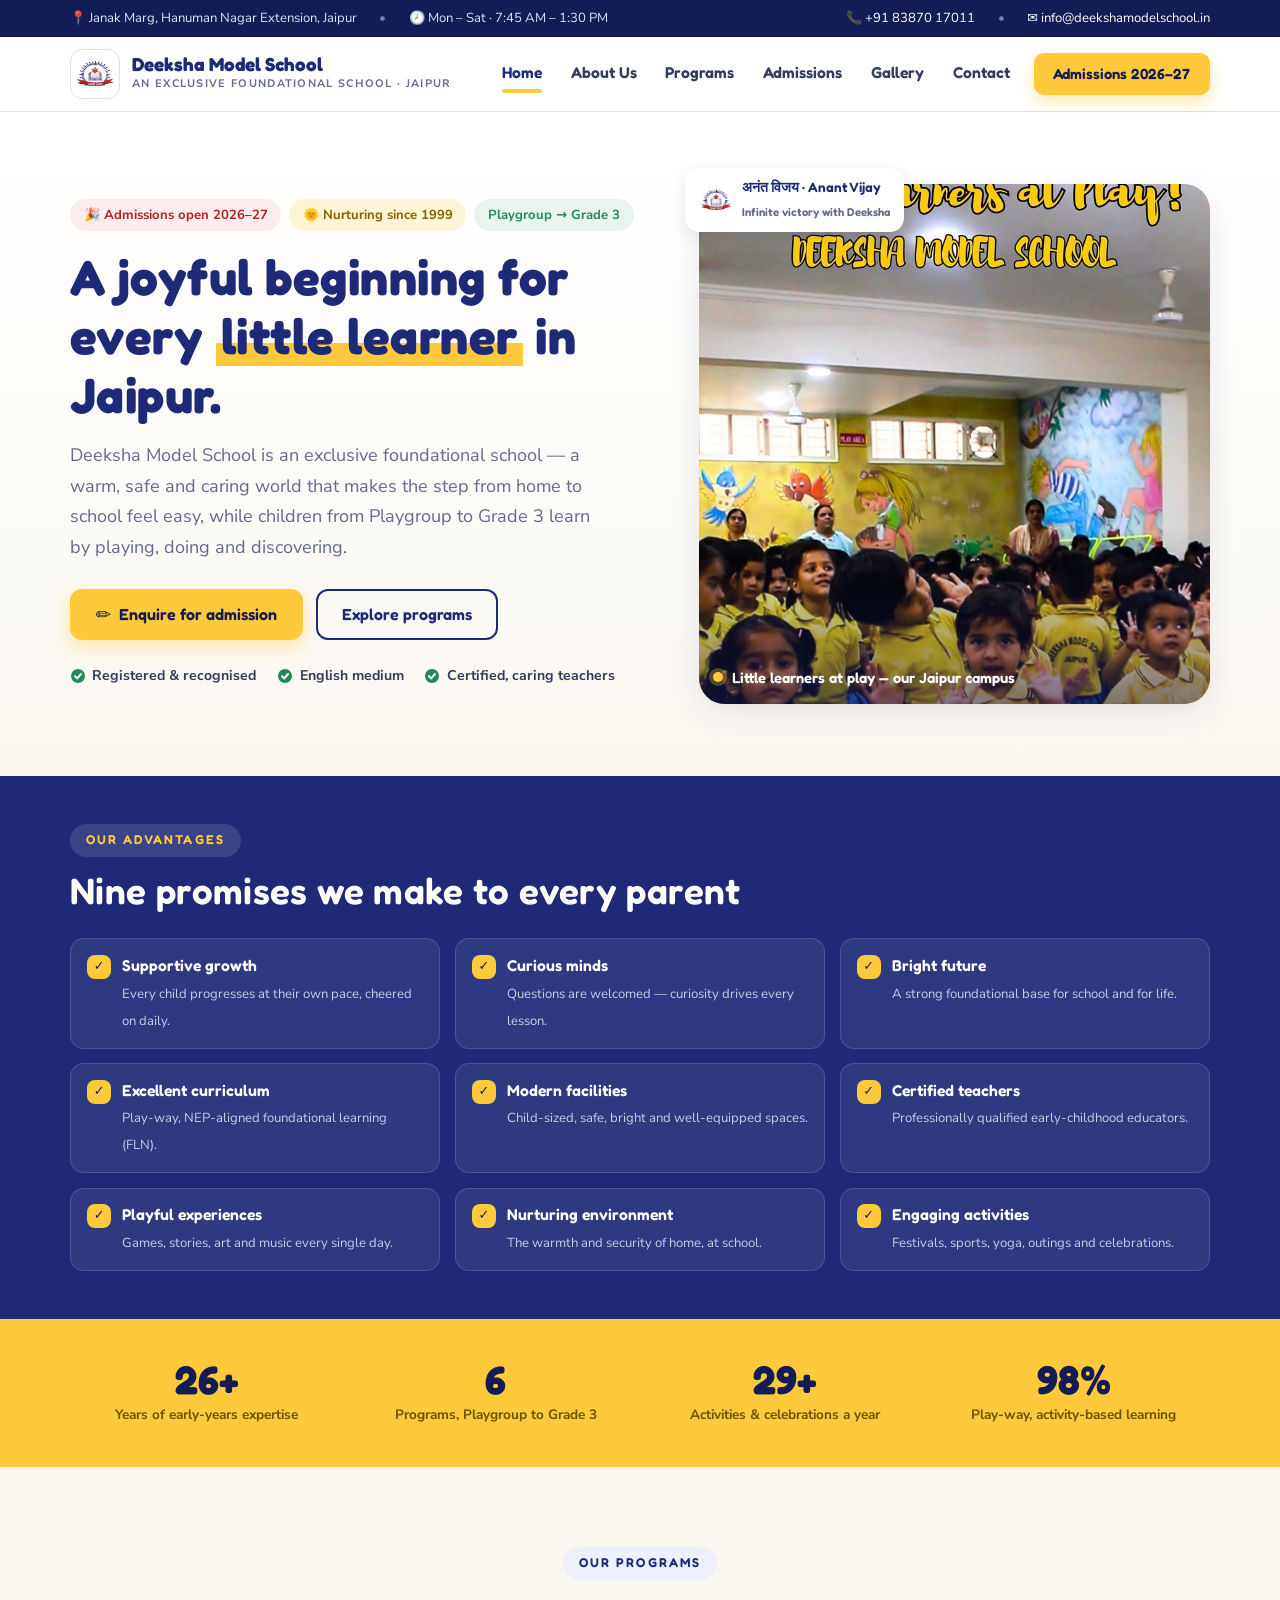
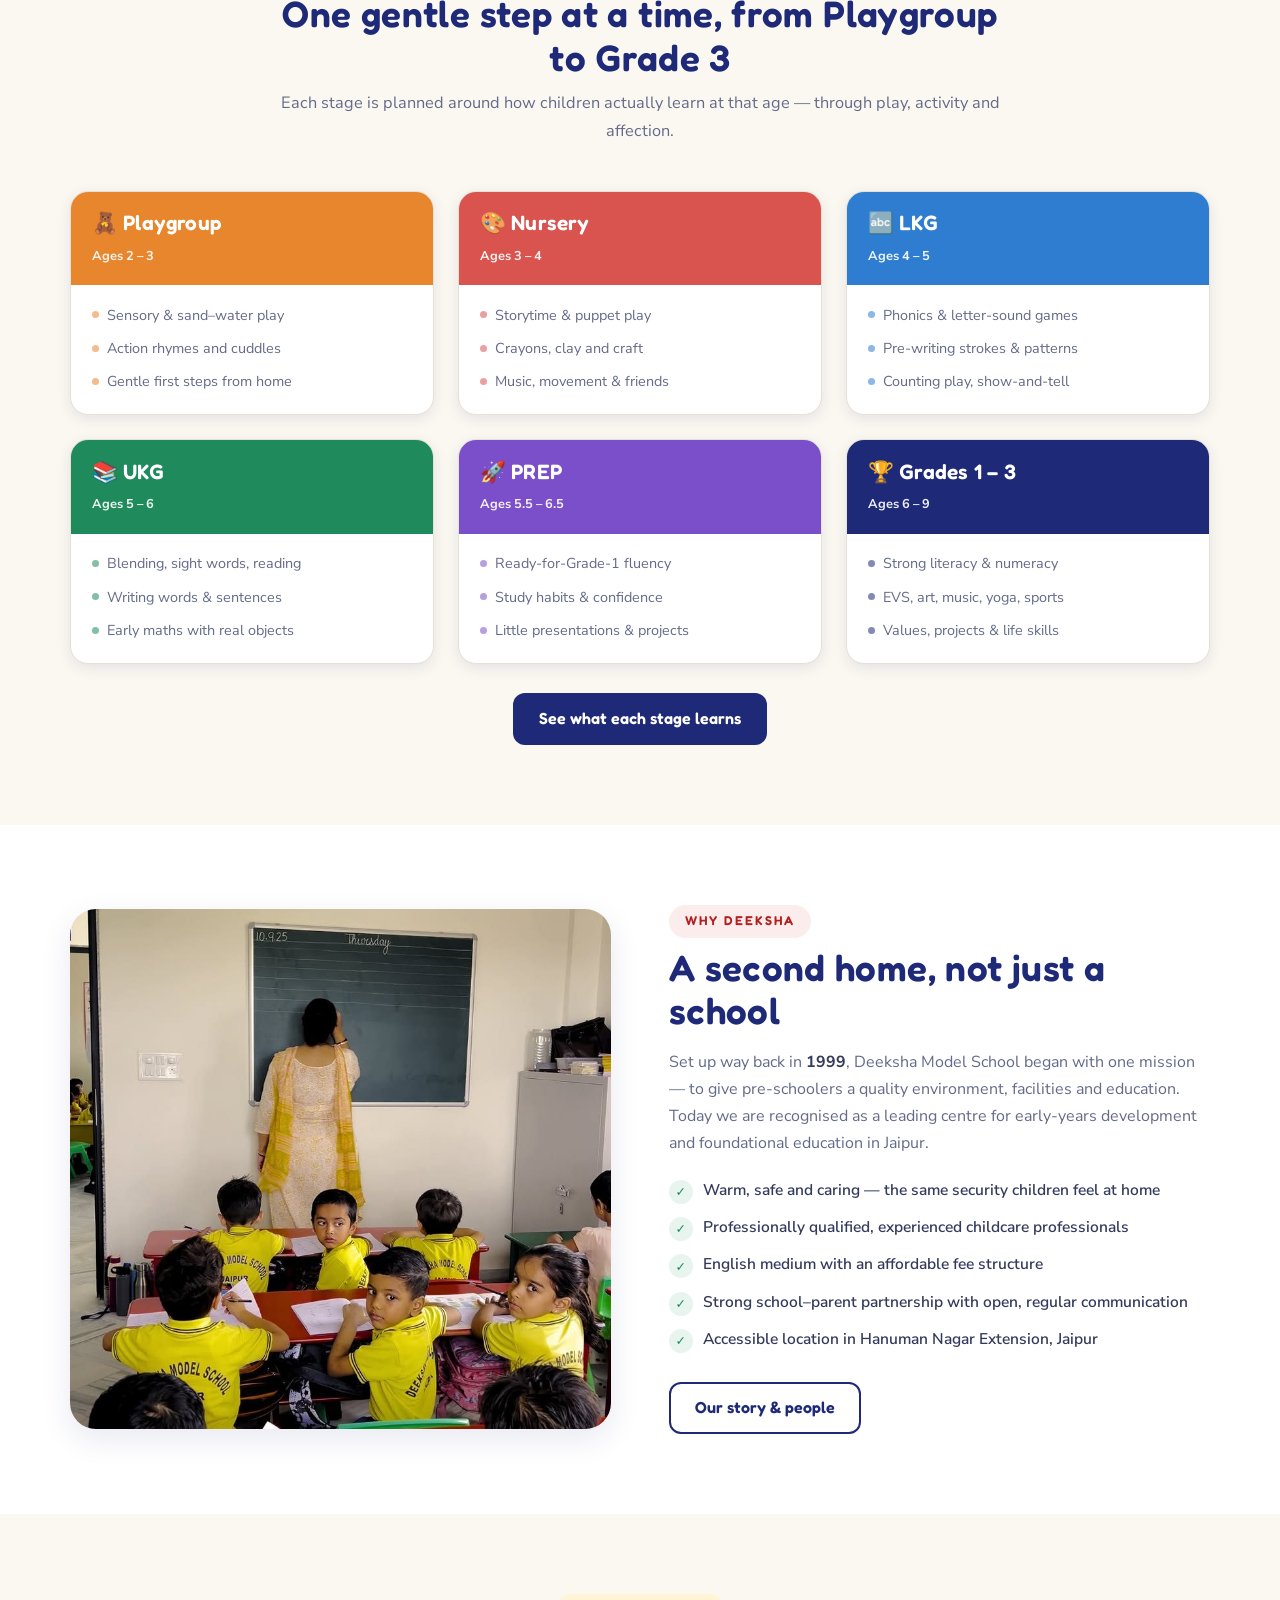
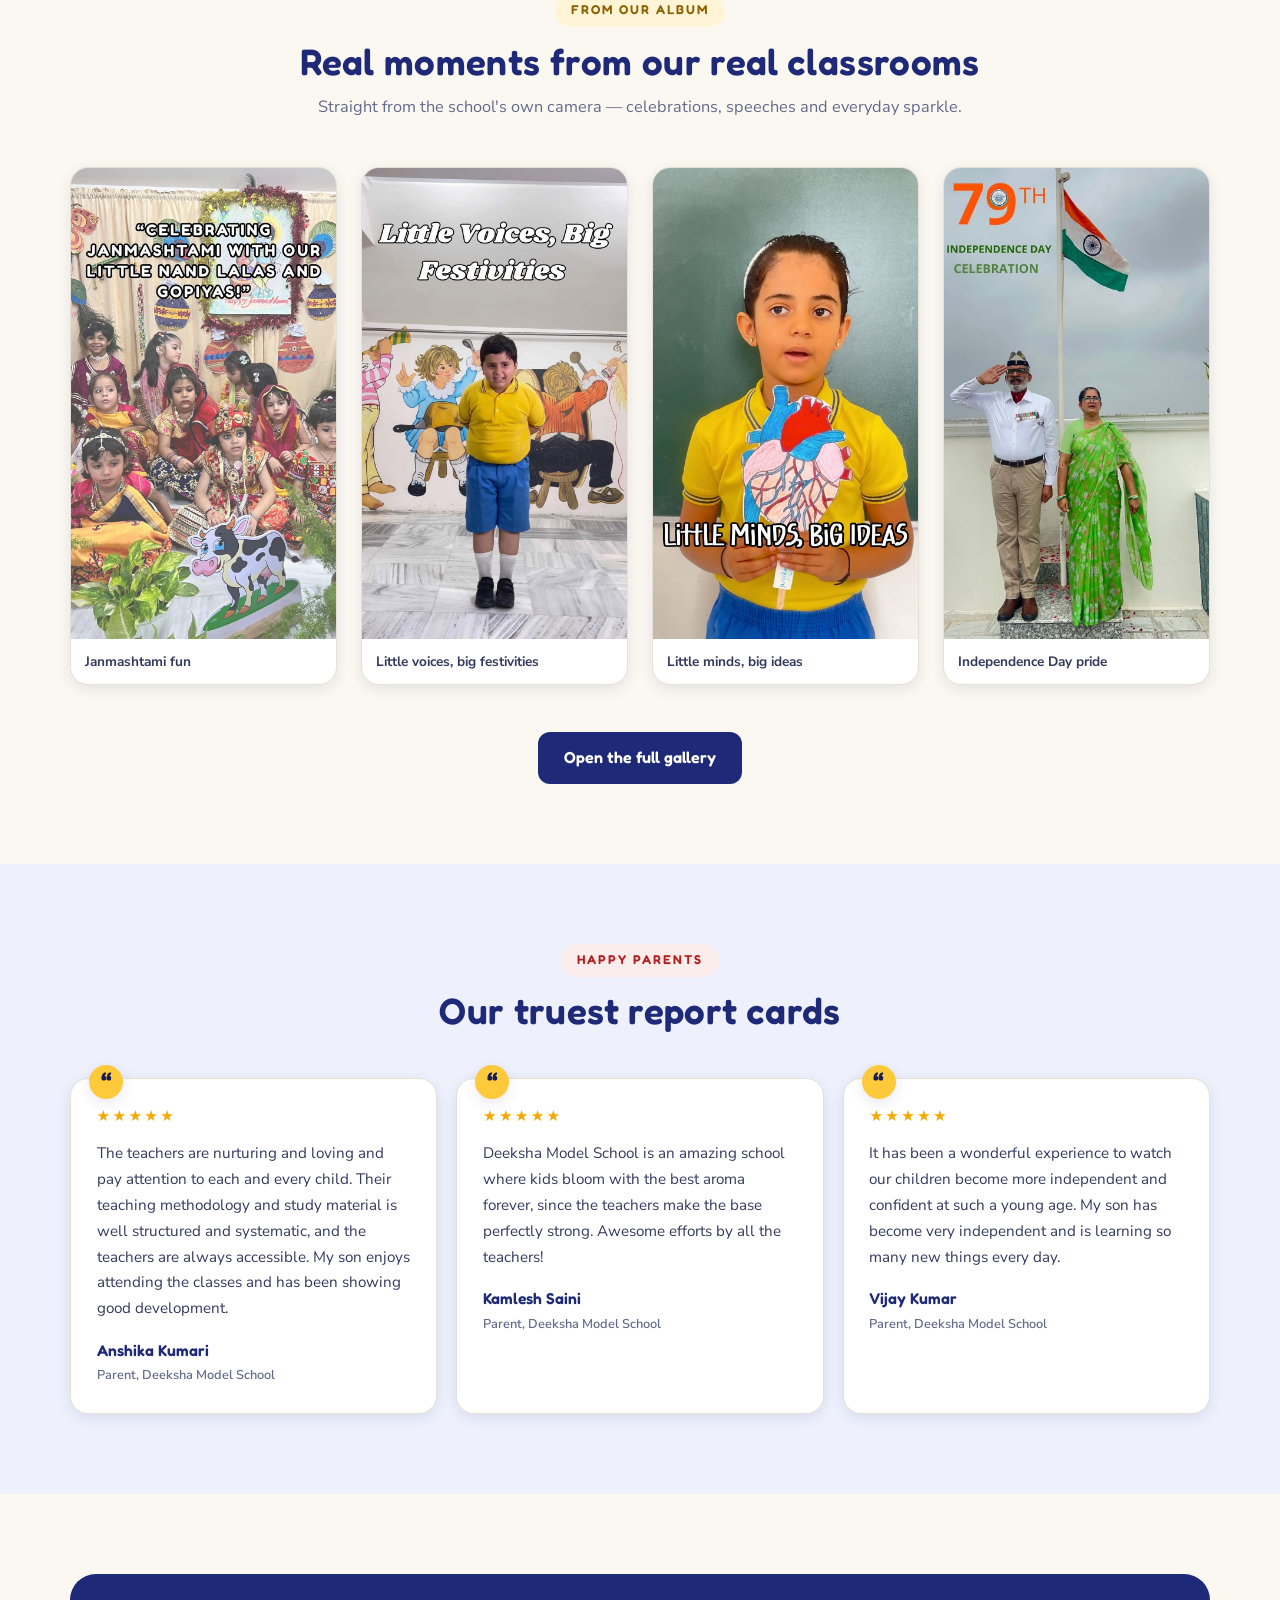
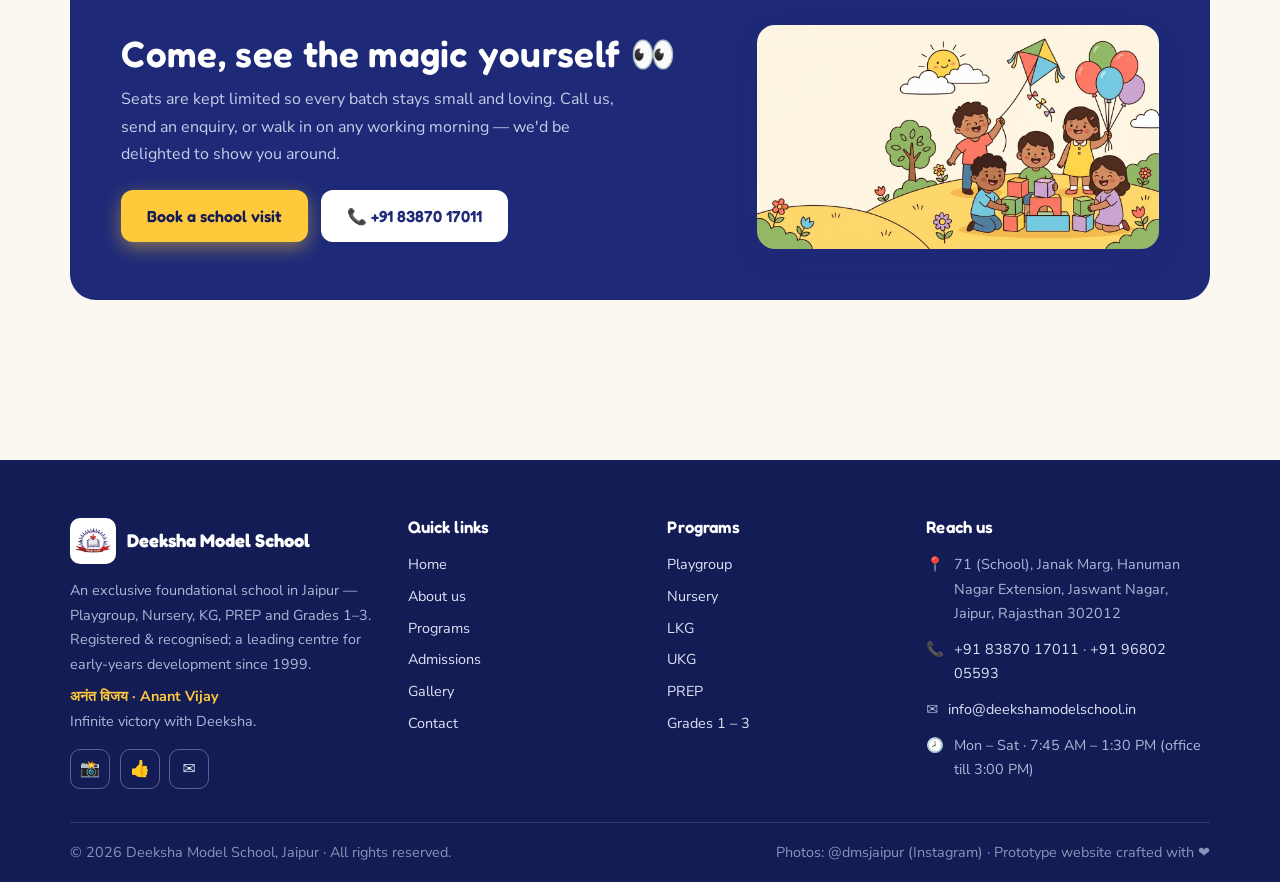
<file: index.html>
<!DOCTYPE html>
<html lang="en">
<head>
<meta charset="UTF-8">
<meta name="viewport" content="width=device-width, initial-scale=1.0">
<meta name="description" content="Deeksha Model School, Jaipur — an exclusive foundational school (Playgroup, Nursery, KG, PREP, Grades 1–3). Play-way learning in a warm, safe, home-like environment since 1999. Admissions open 2026–27.">
<meta property="og:title" content="Deeksha Model School, Jaipur | An Exclusive Foundational School">
<meta property="og:description" content="Joyful, play-way foundational learning for Playgroup to Grade 3 — since 1999. Anant Vijay: infinite victory with Deeksha.">
<meta property="og:type" content="website">
<title>Deeksha Model School, Jaipur | An Exclusive Foundational School (Playgroup – Grade 3)</title>
<link rel="icon" href="assets/img/real/web/logo.jpg">
<link rel="preconnect" href="https://fonts.googleapis.com">
<link rel="preconnect" href="https://fonts.gstatic.com" crossorigin>
<link href="https://fonts.googleapis.com/css2?family=Fredoka:wght@500;600;700&family=Nunito+Sans:wght@400;600;700;800&display=swap" rel="stylesheet">
<link rel="stylesheet" href="assets/css/styles.css">
</head>
<body>
<a class="skip-link" href="#main">Skip to main content</a>

<div class="topbar">
  <div class="container topbar-inner">
    <div class="tb-left">
      <span>📍 Janak Marg, Hanuman Nagar Extension, Jaipur</span>
      <span class="sep">•</span>
      <span>🕗 Mon – Sat · 7:45 AM – 1:30 PM</span>
    </div>
    <div class="tb-right">
      <a href="tel:+918387017011">📞 +91 83870 17011</a>
      <span class="sep">•</span>
      <a href="mailto:info@deekshamodelschool.in">✉️ info@deekshamodelschool.in</a>
    </div>
  </div>
</div>

<header class="site-header">
  <div class="container header-inner">
    <a class="brand" href="index.html" aria-label="Deeksha Model School — home">
      <img class="brand-logo" src="assets/img/real/web/logo.jpg" alt="Deeksha Model School logo — open book, diya and the Anant Vijay ribbon" width="50" height="50">
      <span class="brand-text">
        <span class="brand-name">Deeksha Model School</span>
        <span class="brand-tag">An Exclusive Foundational School · Jaipur</span>
      </span>
    </a>
    <button class="nav-toggle" id="navToggle" aria-controls="mainNav" aria-expanded="false" aria-label="Open menu">
      <span></span><span></span><span></span>
    </button>
    <nav class="main-nav" id="mainNav" aria-label="Primary">
      <ul>
        <li><a href="index.html" class="active" aria-current="page">Home</a></li>
        <li><a href="about.html">About Us</a></li>
        <li><a href="programs.html">Programs</a></li>
        <li><a href="admissions.html">Admissions</a></li>
        <li><a href="gallery.html">Gallery</a></li>
        <li><a href="contact.html">Contact</a></li>
        <li class="nav-cta"><a class="btn btn-primary btn-sm" href="admissions.html#enquiry">Admissions 2026–27</a></li>
      </ul>
    </nav>
  </div>
</header>

<main id="main">

  <!-- HERO -->
  <section class="hero">
    <div class="container hero-inner">
      <div class="hero-copy">
        <div class="chips">
          <span class="chip chip-red">🎉 Admissions open 2026–27</span>
          <span class="chip chip-yellow">🌞 Nurturing since 1999</span>
          <span class="chip chip-green"> Playgroup → Grade 3</span>
        </div>
        <h1>A joyful beginning for every <mark>little learner</mark> in Jaipur.</h1>
        <p class="lead">Deeksha Model School is an exclusive foundational school — a warm, safe and caring world that makes the step from home to school feel easy, while children from Playgroup to Grade&nbsp;3 learn by playing, doing and discovering.</p>
        <div class="hero-actions">
          <a class="btn btn-primary" href="admissions.html#enquiry"><span class="ico">✏️</span> Enquire for admission</a>
          <a class="btn btn-outline" href="programs.html">Explore programs</a>
        </div>
        <ul class="hero-trust">
          <li><svg width="16" height="16" viewBox="0 0 16 16" aria-hidden="true"><circle cx="8" cy="8" r="7" fill="#1F8A5B"/><path d="M5 8.2 7.2 10.4 11 6" stroke="#fff" stroke-width="2" fill="none" stroke-linecap="round"/></svg> Registered &amp; recognised</li>
          <li><svg width="16" height="16" viewBox="0 0 16 16" aria-hidden="true"><circle cx="8" cy="8" r="7" fill="#1F8A5B"/><path d="M5 8.2 7.2 10.4 11 6" stroke="#fff" stroke-width="2" fill="none" stroke-linecap="round"/></svg> English medium</li>
          <li><svg width="16" height="16" viewBox="0 0 16 16" aria-hidden="true"><circle cx="8" cy="8" r="7" fill="#1F8A5B"/><path d="M5 8.2 7.2 10.4 11 6" stroke="#fff" stroke-width="2" fill="none" stroke-linecap="round"/></svg> Certified, caring teachers</li>
        </ul>
      </div>
      <div class="hero-media reveal">
        <div class="hero-shape" aria-hidden="true"></div>
        <div class="hero-badge">
          <img src="assets/img/real/web/logo.jpg" alt="" width="34" height="34">
          <span>अनंत विजय · Anant Vijay<br><small style="color:var(--muted);font-weight:600">Infinite victory with Deeksha</small></span>
        </div>
        <figure class="hero-photo">
          <img src="assets/img/real/web/post-playtime.jpg" alt="Deeksha Model School children in yellow uniforms waving happily in a bright classroom" width="828" height="1472">
          <figcaption class="hero-caption"><span class="dot"></span> Little learners at play — our Jaipur campus</figcaption>
        </figure>
      </div>
    </div>
  </section>

  <!-- ADVANTAGES -->
  <section class="adv-strip">
    <div class="container">
      <div class="sec-head" style="margin-bottom:0">
        <span class="eyebrow eb-yellow" style="background:rgba(255,255,255,.12);color:var(--yellow)">Our advantages</span>
        <h2>Nine promises we make to every parent</h2>
      </div>
      <div class="adv-grid">
        <div class="adv-item reveal"><span class="tick">✓</span><div><b>Supportive growth</b><span>Every child progresses at their own pace, cheered on daily.</span></div></div>
        <div class="adv-item reveal"><span class="tick">✓</span><div><b>Curious minds</b><span>Questions are welcomed — curiosity drives every lesson.</span></div></div>
        <div class="adv-item reveal"><span class="tick">✓</span><div><b>Bright future</b><span>A strong foundational base for school and for life.</span></div></div>
        <div class="adv-item reveal"><span class="tick">✓</span><div><b>Excellent curriculum</b><span>Play-way, NEP-aligned foundational learning (FLN).</span></div></div>
        <div class="adv-item reveal"><span class="tick">✓</span><div><b>Modern facilities</b><span>Child-sized, safe, bright and well-equipped spaces.</span></div></div>
        <div class="adv-item reveal"><span class="tick">✓</span><div><b>Certified teachers</b><span>Professionally qualified early-childhood educators.</span></div></div>
        <div class="adv-item reveal"><span class="tick">✓</span><div><b>Playful experiences</b><span>Games, stories, art and music every single day.</span></div></div>
        <div class="adv-item reveal"><span class="tick">✓</span><div><b>Nurturing environment</b><span>The warmth and security of home, at school.</span></div></div>
        <div class="adv-item reveal"><span class="tick">✓</span><div><b>Engaging activities</b><span>Festivals, sports, yoga, outings and celebrations.</span></div></div>
      </div>
    </div>
  </section>

  <!-- STATS -->
  <div class="stats">
    <div class="container stats-grid">
      <div class="stat reveal"><b data-count="27" data-suffix="+">0</b><span>Years of early-years expertise</span></div>
      <div class="stat reveal"><b data-count="6" data-suffix="">0</b><span>Programs, Playgroup to Grade 3</span></div>
      <div class="stat reveal"><b data-count="30" data-suffix="+">0</b><span>Activities &amp; celebrations a year</span></div>
      <div class="stat reveal"><b data-count="100" data-suffix="%">0</b><span>Play-way, activity-based learning</span></div>
    </div>
  </div>

  <!-- PROGRAMS -->
  <section class="section">
    <div class="container">
      <div class="sec-head center reveal">
        <span class="eyebrow eb-blue">Our programs</span>
        <h2>One gentle step at a time, from Playgroup to Grade&nbsp;3</h2>
        <p>Each stage is planned around how children actually learn at that age — through play, activity and affection.</p>
      </div>
      <div class="grid g-3">
        <article class="card pcard pc-1 reveal"><div class="pc-head"><h3>🧸 Playgroup</h3><span class="age">Ages 2 – 3</span></div><div class="pc-body"><li>Sensory &amp; sand–water play</li><li>Action rhymes and cuddles</li><li>Gentle first steps from home</li></div></article>
        <article class="card pcard pc-2 reveal"><div class="pc-head"><h3>🎨 Nursery</h3><span class="age">Ages 3 – 4</span></div><div class="pc-body"><li>Storytime &amp; puppet play</li><li>Crayons, clay and craft</li><li>Music, movement &amp; friends</li></div></article>
        <article class="card pcard pc-3 reveal"><div class="pc-head"><h3>🔤 LKG</h3><span class="age">Ages 4 – 5</span></div><div class="pc-body"><li>Phonics &amp; letter-sound games</li><li>Pre-writing strokes &amp; patterns</li><li>Counting play, show-and-tell</li></div></article>
        <article class="card pcard pc-4 reveal"><div class="pc-head"><h3>📚 UKG</h3><span class="age">Ages 5 – 6</span></div><div class="pc-body"><li>Blending, sight words, reading</li><li>Writing words &amp; sentences</li><li>Early maths with real objects</li></div></article>
        <article class="card pcard pc-5 reveal"><div class="pc-head"><h3>🚀 PREP</h3><span class="age">Ages 5.5 – 6.5</span></div><div class="pc-body"><li>Ready-for-Grade-1 fluency</li><li>Study habits &amp; confidence</li><li>Little presentations &amp; projects</li></div></article>
        <article class="card pcard pc-6 reveal"><div class="pc-head"><h3>🏆 Grades 1 – 3</h3><span class="age">Ages 6 – 9</span></div><div class="pc-body"><li>Strong literacy &amp; numeracy</li><li>EVS, art, music, yoga, sports</li><li>Values, projects &amp; life skills</li></div></article>
      </div>
      <p class="text-center mt-3"><a class="btn btn-navy" href="programs.html">See what each stage learns</a></p>
    </div>
  </section>

  <!-- WHY DEEKSHA -->
  <section class="section bg-white">
    <div class="container split">
      <div class="photo reveal">
        <img src="assets/img/real/web/post-tinysteps.jpg" alt="A teacher guiding young children seated at desks in a Deeksha Model School classroom" width="828" height="1472">
      </div>
      <div class="reveal">
        <span class="eyebrow">Why Deeksha</span>
        <h2 class="mt-1">A second home, not just a school</h2>
        <p class="mt-2">Set up way back in <strong>1999</strong>, Deeksha Model School began with one mission — to give pre-schoolers a quality environment, facilities and education. Today we are recognised as a leading centre for early-years development and foundational education in Jaipur.</p>
        <ul class="checks">
          <li><span class="tick">✓</span> Warm, safe and caring — the same security children feel at home</li>
          <li><span class="tick">✓</span> Professionally qualified, experienced childcare professionals</li>
          <li><span class="tick">✓</span> English medium with an affordable fee structure</li>
          <li><span class="tick">✓</span> Strong school–parent partnership with open, regular communication</li>
          <li><span class="tick">✓</span> Accessible location in Hanuman Nagar Extension, Jaipur</li>
        </ul>
        <p class="mt-3"><a class="btn btn-outline" href="about.html">Our story &amp; people</a></p>
      </div>
    </div>
  </section>

  <!-- GALLERY TEASER -->
  <section class="section">
    <div class="container">
      <div class="sec-head center reveal">
        <span class="eyebrow eb-yellow">From our album</span>
        <h2>Real moments from our real classrooms</h2>
        <p>Straight from the school's own camera — celebrations, speeches and everyday sparkle.</p>
      </div>
      <div class="grid g-4 reveal">
        <figure class="g-item" style="cursor:pointer" data-cat="celebrations" onclick="location.href='gallery.html'"><img src="assets/img/real/web/post-janmashtami.jpg" alt="Children dressed as Krishna and gopis celebrating Janmashtami" loading="lazy"><figcaption>Janmashtami fun</figcaption></figure>
        <figure class="g-item" style="cursor:pointer" onclick="location.href='gallery.html'"><img src="assets/img/real/web/post-diwali.jpg" alt="A young student giving a Diwali speech on stage" loading="lazy"><figcaption>Little voices, big festivities</figcaption></figure>
        <figure class="g-item" style="cursor:pointer" onclick="location.href='gallery.html'"><img src="assets/img/real/web/post-creativity.jpg" alt="A student presenting a model of the human heart" loading="lazy"><figcaption>Little minds, big ideas</figcaption></figure>
        <figure class="g-item" style="cursor:pointer" onclick="location.href='gallery.html'"><img src="assets/img/real/web/post-independence.jpg" alt="Flag salute on Independence Day at the school" loading="lazy"><figcaption>Independence Day pride</figcaption></figure>
      </div>
      <p class="text-center mt-3"><a class="btn btn-navy" href="gallery.html">Open the full gallery</a></p>
    </div>
  </section>

  <!-- TESTIMONIALS -->
  <section class="section bg-tint">
    <div class="container">
      <div class="sec-head center reveal">
        <span class="eyebrow">Happy parents</span>
        <h2>Our truest report cards</h2>
      </div>
      <div class="t-row reveal">
        <article class="t-card">
          <div class="stars" aria-label="5 star rating">★★★★★</div>
          <blockquote>The teachers are nurturing and loving and pay attention to each and every child. Their teaching methodology and study material is well structured and systematic, and the teachers are always accessible. My son enjoys attending the classes and has been showing good development.</blockquote>
          <cite>Anshika Kumari <small>Parent, Deeksha Model School</small></cite>
        </article>
        <article class="t-card">
          <div class="stars" aria-label="5 star rating">★★★★★</div>
          <blockquote>Deeksha Model School is an amazing school where kids bloom with the best aroma forever, since the teachers make the base perfectly strong. Awesome efforts by all the teachers!</blockquote>
          <cite>Kamlesh Saini <small>Parent, Deeksha Model School</small></cite>
        </article>
        <article class="t-card">
          <div class="stars" aria-label="5 star rating">★★★★★</div>
          <blockquote>It has been a wonderful experience to watch our children become more independent and confident at such a young age. My son has become very independent and is learning so many new things every day.</blockquote>
          <cite>Vijay Kumar <small>Parent, Deeksha Model School</small></cite>
        </article>
      </div>
    </div>
  </section>

  <!-- CTA -->
  <section class="section">
    <div class="container">
      <div class="cta-band reveal">
        <div class="cta-inner">
          <div>
            <h2>Come, see the magic yourself 👀</h2>
            <p>Seats are kept limited so every batch stays small and loving. Call us, send an enquiry, or walk in on any working morning — we'd be delighted to show you around.</p>
            <div class="hero-actions" style="margin-bottom:0">
              <a class="btn btn-primary" href="contact.html">Book a school visit</a>
              <a class="btn btn-white" href="tel:+918387017011">📞 +91 83870 17011</a>
            </div>
          </div>
          <div class="cta-art">
            <img src="assets/img/hero-kids.jpg" alt="Illustration of happy children playing with blocks, kites and balloons" loading="lazy">
          </div>
        </div>
      </div>
    </div>
  </section>

</main>

<footer class="site-footer">
  <div class="container footer-grid">
    <div>
      <div class="footer-brand">
        <img src="assets/img/real/web/logo.jpg" alt="" width="46" height="46">
        <b>Deeksha Model School</b>
      </div>
      <p>An exclusive foundational school in Jaipur — Playgroup, Nursery, KG, PREP and Grades 1–3. Registered &amp; recognised; a leading centre for early-years development since 1999.</p>
      <p class="mt-1"><strong style="color:var(--yellow)">अनंत विजय · Anant Vijay</strong><br>Infinite victory with Deeksha.</p>
      <div class="socials">
        <a href="https://www.instagram.com/dmsjaipur/" target="_blank" rel="noopener" aria-label="Instagram">📸</a>
        <a href="https://www.facebook.com/dmsjaipur" target="_blank" rel="noopener" aria-label="Facebook">👍</a>
        <a href="mailto:info@deekshamodelschool.in" aria-label="Email">✉️</a>
      </div>
    </div>
    <div>
      <h3>Quick links</h3>
      <ul class="footer-links">
        <li><a href="index.html">Home</a></li>
        <li><a href="about.html">About us</a></li>
        <li><a href="programs.html">Programs</a></li>
        <li><a href="admissions.html">Admissions</a></li>
        <li><a href="gallery.html">Gallery</a></li>
        <li><a href="contact.html">Contact</a></li>
      </ul>
    </div>
    <div>
      <h3>Programs</h3>
      <ul class="footer-links">
        <li><a href="programs.html#playgroup">Playgroup</a></li>
        <li><a href="programs.html#nursery">Nursery</a></li>
        <li><a href="programs.html#lkg">LKG</a></li>
        <li><a href="programs.html#ukg">UKG</a></li>
        <li><a href="programs.html#prep">PREP</a></li>
        <li><a href="programs.html#grades">Grades 1 – 3</a></li>
      </ul>
    </div>
    <div>
      <h3>Reach us</h3>
      <ul class="footer-contact">
        <li><span class="ico">📍</span><span>71 (School), Janak Marg, Hanuman Nagar Extension, Jaswant Nagar, Jaipur, Rajasthan 302012</span></li>
        <li><span class="ico">📞</span><span><a href="tel:+918387017011">+91 83870 17011</a> · <a href="tel:+919680205593">+91 96802 05593</a></span></li>
        <li><span class="ico">✉️</span><span><a href="mailto:info@deekshamodelschool.in">info@deekshamodelschool.in</a></span></li>
        <li><span class="ico">🕗</span><span>Mon – Sat · 7:45 AM – 1:30 PM (office till 3:00 PM)</span></li>
      </ul>
    </div>
  </div>
  <div class="container footer-bottom">
    <p>© <span class="js-year">2026</span> Deeksha Model School, Jaipur · All rights reserved.</p>
    <p>Photos: @dmsjaipur (Instagram) · Prototype website crafted with ❤️</p>
  </div>
</footer>

<a class="call-fab" href="tel:+918387017011">📞 Call us</a>
<button class="to-top" type="button" aria-label="Back to top">↑</button>

<script src="assets/js/main.js"></script>
</body>
</html>
</file>
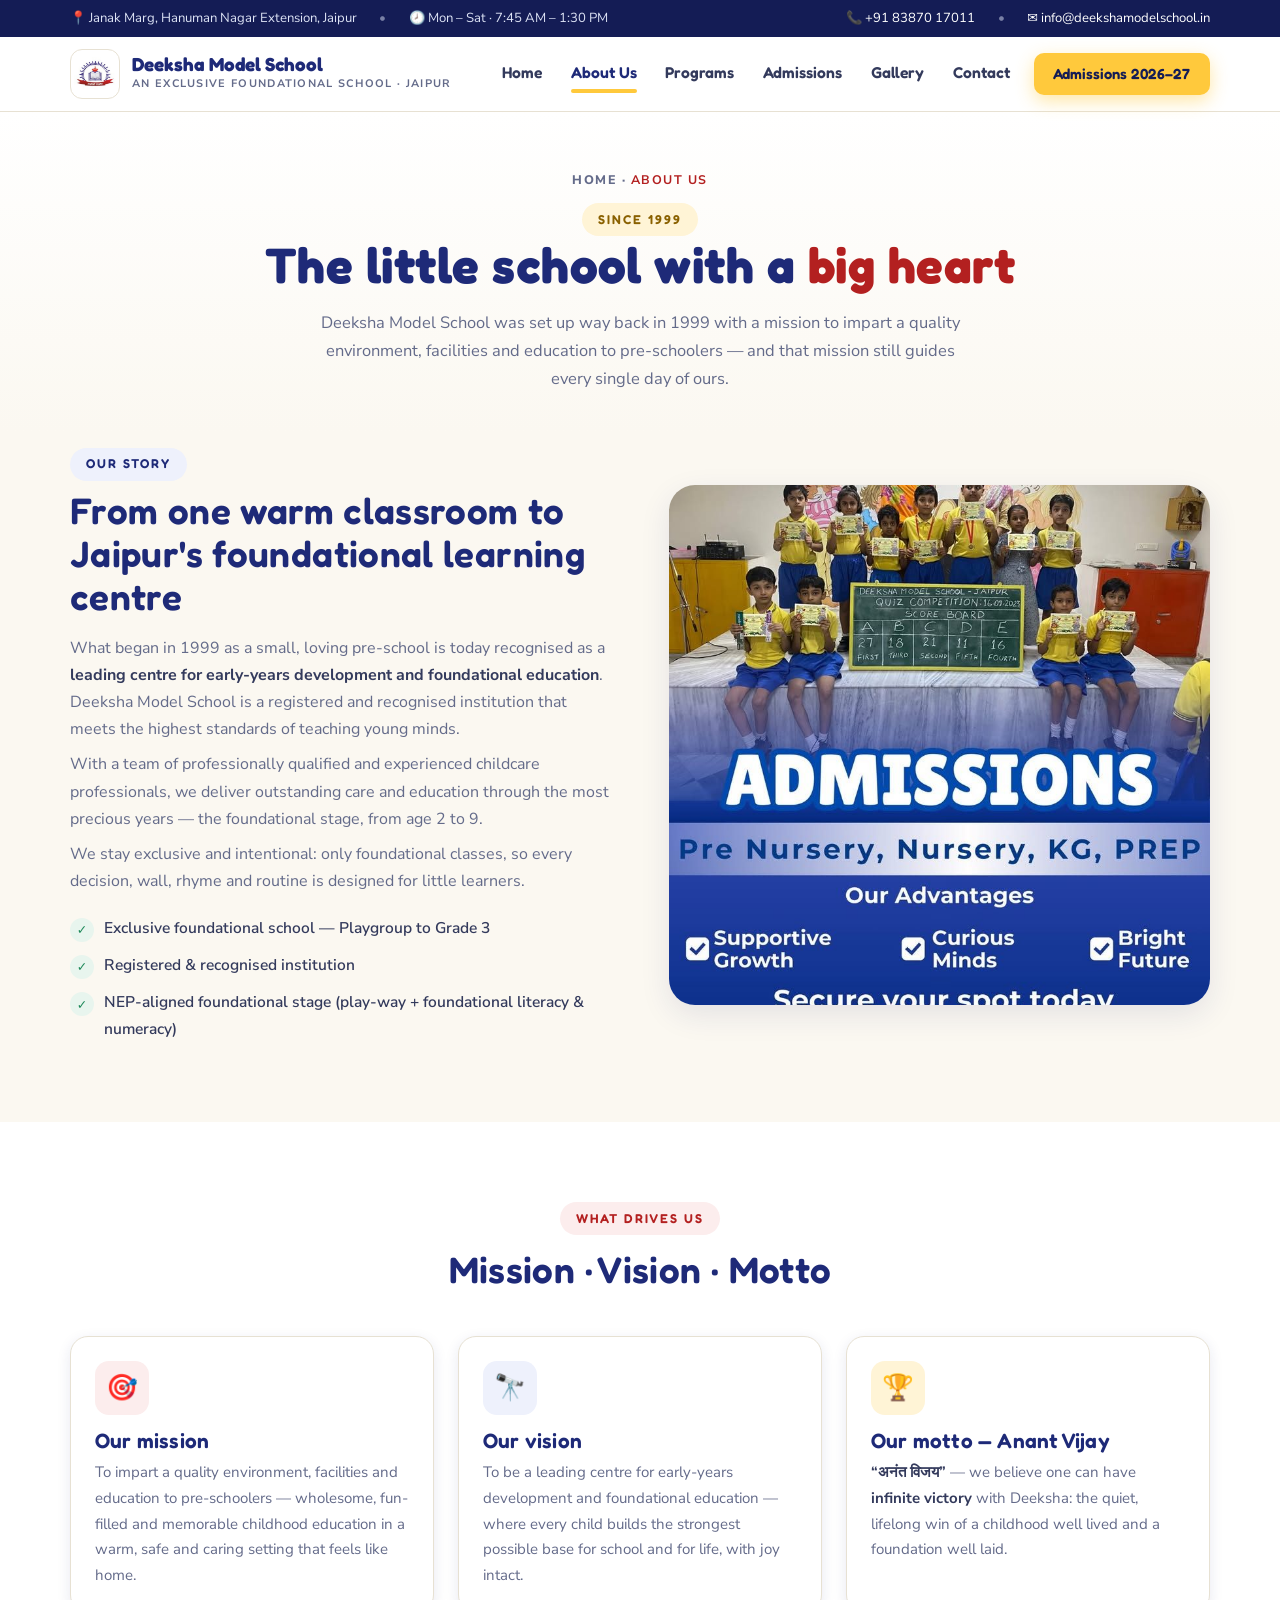
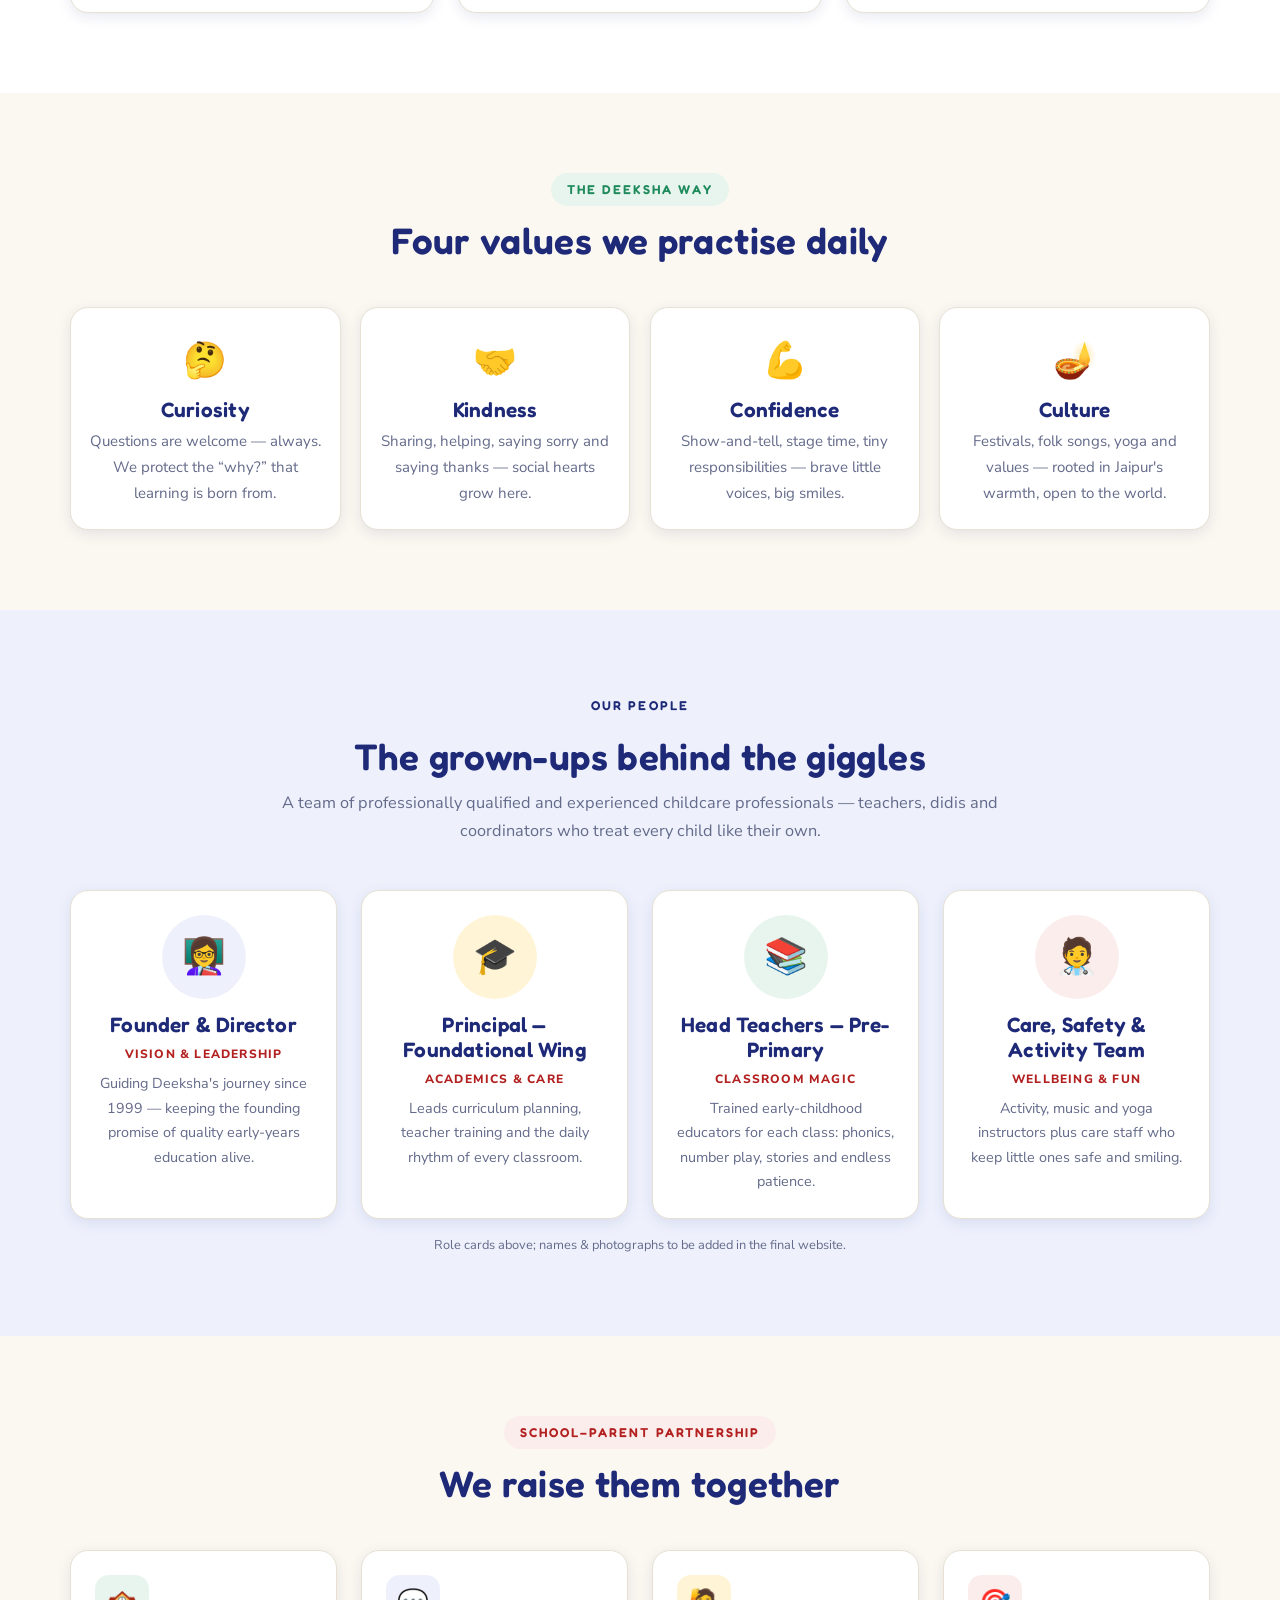
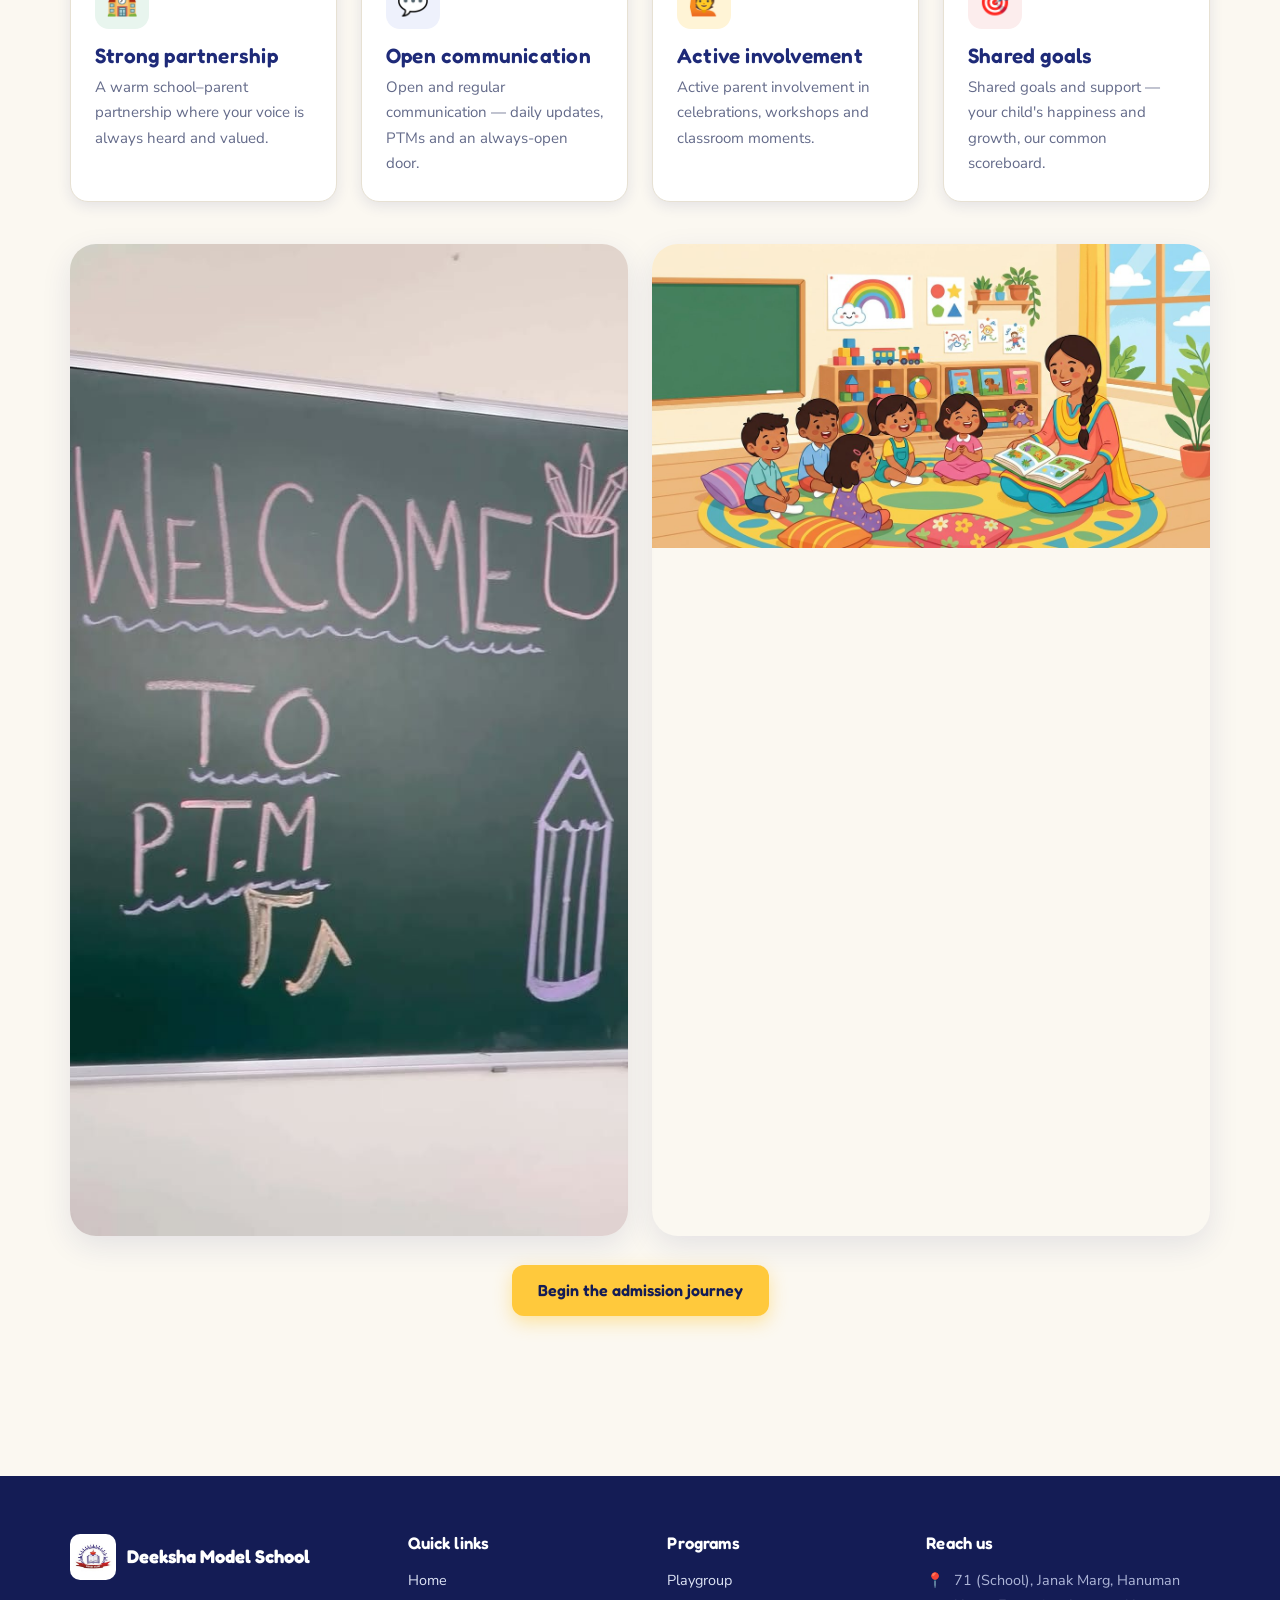
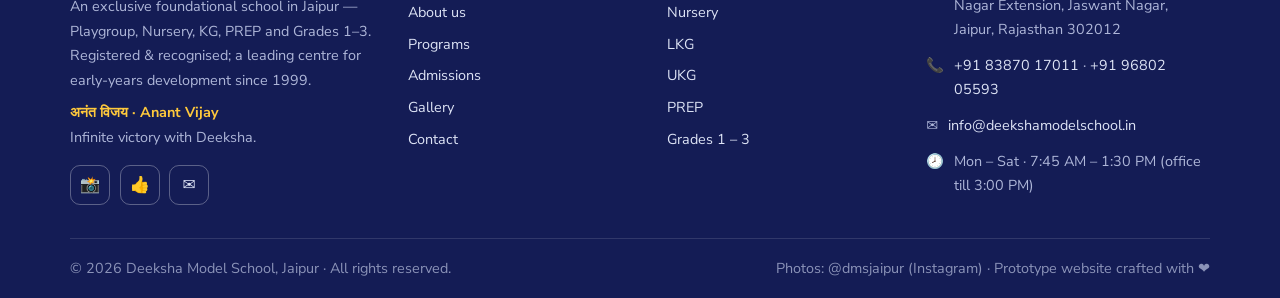
<file: about.html>
<!DOCTYPE html>
<html lang="en">
<head>
<meta charset="UTF-8">
<meta name="viewport" content="width=device-width, initial-scale=1.0">
<meta name="description" content="About Deeksha Model School, Jaipur — our story since 1999, mission, vision, motto 'Anant Vijay', values and the people behind our exclusive foundational school.">
<title>About Us | Deeksha Model School, Jaipur</title>
<link rel="icon" href="assets/img/real/web/logo.jpg">
<link rel="preconnect" href="https://fonts.googleapis.com">
<link rel="preconnect" href="https://fonts.gstatic.com" crossorigin>
<link href="https://fonts.googleapis.com/css2?family=Fredoka:wght@500;600;700&family=Nunito+Sans:wght@400;600;700;800&display=swap" rel="stylesheet">
<link rel="stylesheet" href="assets/css/styles.css">
</head>
<body>
<a class="skip-link" href="#main">Skip to main content</a>

<div class="topbar">
  <div class="container topbar-inner">
    <div class="tb-left">
      <span>📍 Janak Marg, Hanuman Nagar Extension, Jaipur</span>
      <span class="sep">•</span>
      <span>🕗 Mon – Sat · 7:45 AM – 1:30 PM</span>
    </div>
    <div class="tb-right">
      <a href="tel:+918387017011">📞 +91 83870 17011</a>
      <span class="sep">•</span>
      <a href="mailto:info@deekshamodelschool.in">✉️ info@deekshamodelschool.in</a>
    </div>
  </div>
</div>

<header class="site-header">
  <div class="container header-inner">
    <a class="brand" href="index.html" aria-label="Deeksha Model School — home">
      <img class="brand-logo" src="assets/img/real/web/logo.jpg" alt="Deeksha Model School logo" width="50" height="50">
      <span class="brand-text">
        <span class="brand-name">Deeksha Model School</span>
        <span class="brand-tag">An Exclusive Foundational School · Jaipur</span>
      </span>
    </a>
    <button class="nav-toggle" id="navToggle" aria-controls="mainNav" aria-expanded="false" aria-label="Open menu">
      <span></span><span></span><span></span>
    </button>
    <nav class="main-nav" id="mainNav" aria-label="Primary">
      <ul>
        <li><a href="index.html">Home</a></li>
        <li><a href="about.html" class="active" aria-current="page">About Us</a></li>
        <li><a href="programs.html">Programs</a></li>
        <li><a href="admissions.html">Admissions</a></li>
        <li><a href="gallery.html">Gallery</a></li>
        <li><a href="contact.html">Contact</a></li>
        <li class="nav-cta"><a class="btn btn-primary btn-sm" href="admissions.html#enquiry">Admissions 2026–27</a></li>
      </ul>
    </nav>
  </div>
</header>

<main id="main">

  <section class="page-hero center">
    <div class="container">
      <p class="crumbs">Home · <b>About us</b></p>
      <span class="eyebrow eb-yellow">Since 1999</span>
      <h1>The little school with a <span style="color:var(--red)">big heart</span></h1>
      <p class="lead">Deeksha Model School was set up way back in 1999 with a mission to impart a quality environment, facilities and education to pre-schoolers — and that mission still guides every single day of ours.</p>
    </div>
  </section>

  <!-- story -->
  <section class="section" style="padding-top:1rem">
    <div class="container split">
      <div class="reveal">
        <span class="eyebrow eb-blue">Our story</span>
        <h2 class="mt-1">From one warm classroom to Jaipur's foundational learning centre</h2>
        <p class="mt-2">What began in 1999 as a small, loving pre-school is today recognised as a <strong>leading centre for early-years development and foundational education</strong>. Deeksha Model School is a registered and recognised institution that meets the highest standards of teaching young minds.</p>
        <p class="mt-1">With a team of professionally qualified and experienced childcare professionals, we deliver outstanding care and education through the most precious years — the foundational stage, from age 2 to 9.</p>
        <p class="mt-1">We stay exclusive and intentional: only foundational classes, so every decision, wall, rhyme and routine is designed for little learners.</p>
        <ul class="checks">
          <li><span class="tick">✓</span> Exclusive foundational school — Playgroup to Grade 3</li>
          <li><span class="tick">✓</span> Registered &amp; recognised institution</li>
          <li><span class="tick">✓</span> NEP-aligned foundational stage (play-way + foundational literacy &amp; numeracy)</li>
        </ul>
      </div>
      <div class="photo reveal">
        <img src="assets/img/real/web/post-admissions-1.jpg" alt="Deeksha Model School students in yellow uniforms posing in their classroom" width="828" height="1035">
      </div>
    </div>
  </section>

  <!-- mission vision motto -->
  <section class="section bg-white">
    <div class="container">
      <div class="sec-head center reveal">
        <span class="eyebrow">What drives us</span>
        <h2>Mission · Vision · Motto</h2>
      </div>
      <div class="grid g-3">
        <article class="card reveal"><div class="icon-sq iq-red">🎯</div><h3>Our mission</h3><p>To impart a quality environment, facilities and education to pre-schoolers — wholesome, fun-filled and memorable childhood education in a warm, safe and caring setting that feels like home.</p></article>
        <article class="card reveal"><div class="icon-sq iq-blue">🔭</div><h3>Our vision</h3><p>To be a leading centre for early-years development and foundational education — where every child builds the strongest possible base for school and for life, with joy intact.</p></article>
        <article class="card reveal"><div class="icon-sq iq-yellow">🏆</div><h3>Our motto — Anant Vijay</h3><p><strong>“अनंत विजय”</strong> — we believe one can have <strong>infinite victory</strong> with Deeksha: the quiet, lifelong win of a childhood well lived and a foundation well laid.</p></article>
      </div>
    </div>
  </section>

  <!-- values -->
  <section class="section">
    <div class="container">
      <div class="sec-head center reveal">
        <span class="eyebrow eb-green">The Deeksha way</span>
        <h2>Four values we practise daily</h2>
      </div>
      <div class="values">
        <div class="card value reveal"><span class="emo">🤔</span><h3>Curiosity</h3><p>Questions are welcome — always. We protect the “why?” that learning is born from.</p></div>
        <div class="card value reveal"><span class="emo">🤝</span><h3>Kindness</h3><p>Sharing, helping, saying sorry and saying thanks — social hearts grow here.</p></div>
        <div class="card value reveal"><span class="emo">💪</span><h3>Confidence</h3><p>Show-and-tell, stage time, tiny responsibilities — brave little voices, big smiles.</p></div>
        <div class="card value reveal"><span class="emo">🪔</span><h3>Culture</h3><p>Festivals, folk songs, yoga and values — rooted in Jaipur's warmth, open to the world.</p></div>
      </div>
    </div>
  </section>

  <!-- people -->
  <section class="section bg-tint">
    <div class="container">
      <div class="sec-head center reveal">
        <span class="eyebrow eb-blue">Our people</span>
        <h2>The grown-ups behind the giggles</h2>
        <p>A team of professionally qualified and experienced childcare professionals — teachers, didis and coordinators who treat every child like their own.</p>
      </div>
      <div class="grid g-4">
        <article class="card person reveal"><div class="avatar">👩‍🏫</div><h3>Founder &amp; Director</h3><p class="role">Vision &amp; leadership</p><p>Guiding Deeksha's journey since 1999 — keeping the founding promise of quality early-years education alive.</p></article>
        <article class="card person reveal"><div class="avatar" style="background:var(--yellow-soft)">🎓</div><h3>Principal — Foundational Wing</h3><p class="role">Academics &amp; care</p><p>Leads curriculum planning, teacher training and the daily rhythm of every classroom.</p></article>
        <article class="card person reveal"><div class="avatar" style="background:var(--green-soft)">📚</div><h3>Head Teachers — Pre-Primary</h3><p class="role">Classroom magic</p><p>Trained early-childhood educators for each class: phonics, number play, stories and endless patience.</p></article>
        <article class="card person reveal"><div class="avatar" style="background:var(--red-soft)">🧑‍⚕️</div><h3>Care, Safety &amp; Activity Team</h3><p class="role">Wellbeing &amp; fun</p><p>Activity, music and yoga instructors plus care staff who keep little ones safe and smiling.</p></article>
      </div>
      <p class="form-note">Role cards above; names &amp; photographs to be added in the final website.</p>
    </div>
  </section>

  <!-- partnership -->
  <section class="section">
    <div class="container">
      <div class="sec-head center reveal">
        <span class="eyebrow">School–parent partnership</span>
        <h2>We raise them together</h2>
      </div>
      <div class="grid g-4">
        <article class="card reveal"><div class="icon-sq iq-green">🏫</div><h3>Strong partnership</h3><p>A warm school–parent partnership where your voice is always heard and valued.</p></article>
        <article class="card reveal"><div class="icon-sq iq-blue">💬</div><h3>Open communication</h3><p>Open and regular communication — daily updates, PTMs and an always-open door.</p></article>
        <article class="card reveal"><div class="icon-sq iq-yellow">🙋</div><h3>Active involvement</h3><p>Active parent involvement in celebrations, workshops and classroom moments.</p></article>
        <article class="card reveal"><div class="icon-sq iq-red">🎯</div><h3>Shared goals</h3><p>Shared goals and support — your child's happiness and growth, our common scoreboard.</p></article>
      </div>
      <div class="grid g-2 mt-4 reveal">
        <div class="photo" style="border-radius:var(--radius-lg);overflow:hidden;box-shadow:var(--shadow)">
          <img src="assets/img/real/web/post-ptm.jpg" alt="Blackboard welcoming parents to a Parent–Teacher Meeting at Deeksha Model School" loading="lazy">
        </div>
        <div class="photo" style="border-radius:var(--radius-lg);overflow:hidden;box-shadow:var(--shadow)">
          <img src="assets/img/classroom.jpg" alt="Illustration of a teacher reading a picture book to preschool children" loading="lazy">
        </div>
      </div>
      <p class="text-center mt-3"><a class="btn btn-primary" href="admissions.html">Begin the admission journey</a></p>
    </div>
  </section>

</main>

<footer class="site-footer">
  <div class="container footer-grid">
    <div>
      <div class="footer-brand">
        <img src="assets/img/real/web/logo.jpg" alt="" width="46" height="46">
        <b>Deeksha Model School</b>
      </div>
      <p>An exclusive foundational school in Jaipur — Playgroup, Nursery, KG, PREP and Grades 1–3. Registered &amp; recognised; a leading centre for early-years development since 1999.</p>
      <p class="mt-1"><strong style="color:var(--yellow)">अनंत विजय · Anant Vijay</strong><br>Infinite victory with Deeksha.</p>
      <div class="socials">
        <a href="https://www.instagram.com/dmsjaipur/" target="_blank" rel="noopener" aria-label="Instagram">📸</a>
        <a href="https://www.facebook.com/dmsjaipur" target="_blank" rel="noopener" aria-label="Facebook">👍</a>
        <a href="mailto:info@deekshamodelschool.in" aria-label="Email">✉️</a>
      </div>
    </div>
    <div>
      <h3>Quick links</h3>
      <ul class="footer-links">
        <li><a href="index.html">Home</a></li>
        <li><a href="about.html">About us</a></li>
        <li><a href="programs.html">Programs</a></li>
        <li><a href="admissions.html">Admissions</a></li>
        <li><a href="gallery.html">Gallery</a></li>
        <li><a href="contact.html">Contact</a></li>
      </ul>
    </div>
    <div>
      <h3>Programs</h3>
      <ul class="footer-links">
        <li><a href="programs.html#playgroup">Playgroup</a></li>
        <li><a href="programs.html#nursery">Nursery</a></li>
        <li><a href="programs.html#lkg">LKG</a></li>
        <li><a href="programs.html#ukg">UKG</a></li>
        <li><a href="programs.html#prep">PREP</a></li>
        <li><a href="programs.html#grades">Grades 1 – 3</a></li>
      </ul>
    </div>
    <div>
      <h3>Reach us</h3>
      <ul class="footer-contact">
        <li><span class="ico">📍</span><span>71 (School), Janak Marg, Hanuman Nagar Extension, Jaswant Nagar, Jaipur, Rajasthan 302012</span></li>
        <li><span class="ico">📞</span><span><a href="tel:+918387017011">+91 83870 17011</a> · <a href="tel:+919680205593">+91 96802 05593</a></span></li>
        <li><span class="ico">✉️</span><span><a href="mailto:info@deekshamodelschool.in">info@deekshamodelschool.in</a></span></li>
        <li><span class="ico">🕗</span><span>Mon – Sat · 7:45 AM – 1:30 PM (office till 3:00 PM)</span></li>
      </ul>
    </div>
  </div>
  <div class="container footer-bottom">
    <p>© <span class="js-year">2026</span> Deeksha Model School, Jaipur · All rights reserved.</p>
    <p>Photos: @dmsjaipur (Instagram) · Prototype website crafted with ❤️</p>
  </div>
</footer>

<a class="call-fab" href="tel:+918387017011">📞 Call us</a>
<button class="to-top" type="button" aria-label="Back to top">↑</button>

<script src="assets/js/main.js"></script>
</body>
</html>
</file>
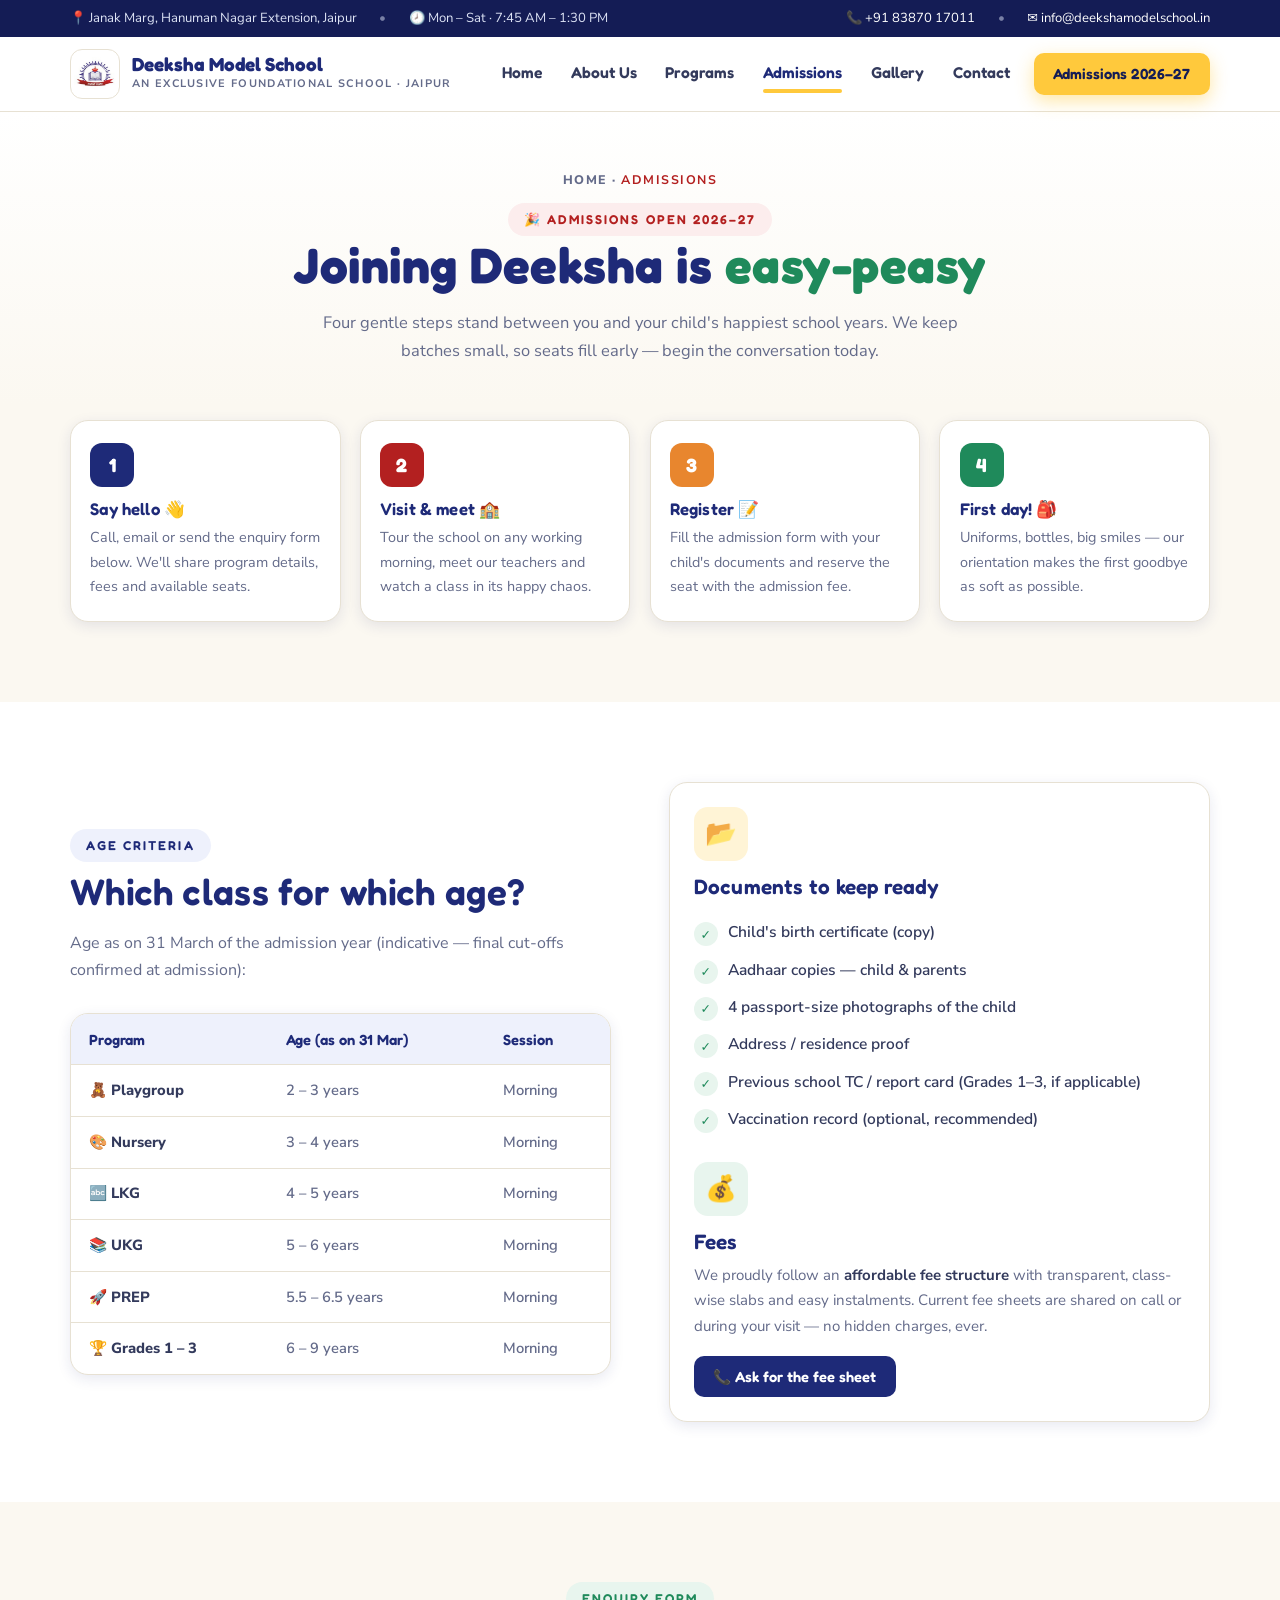
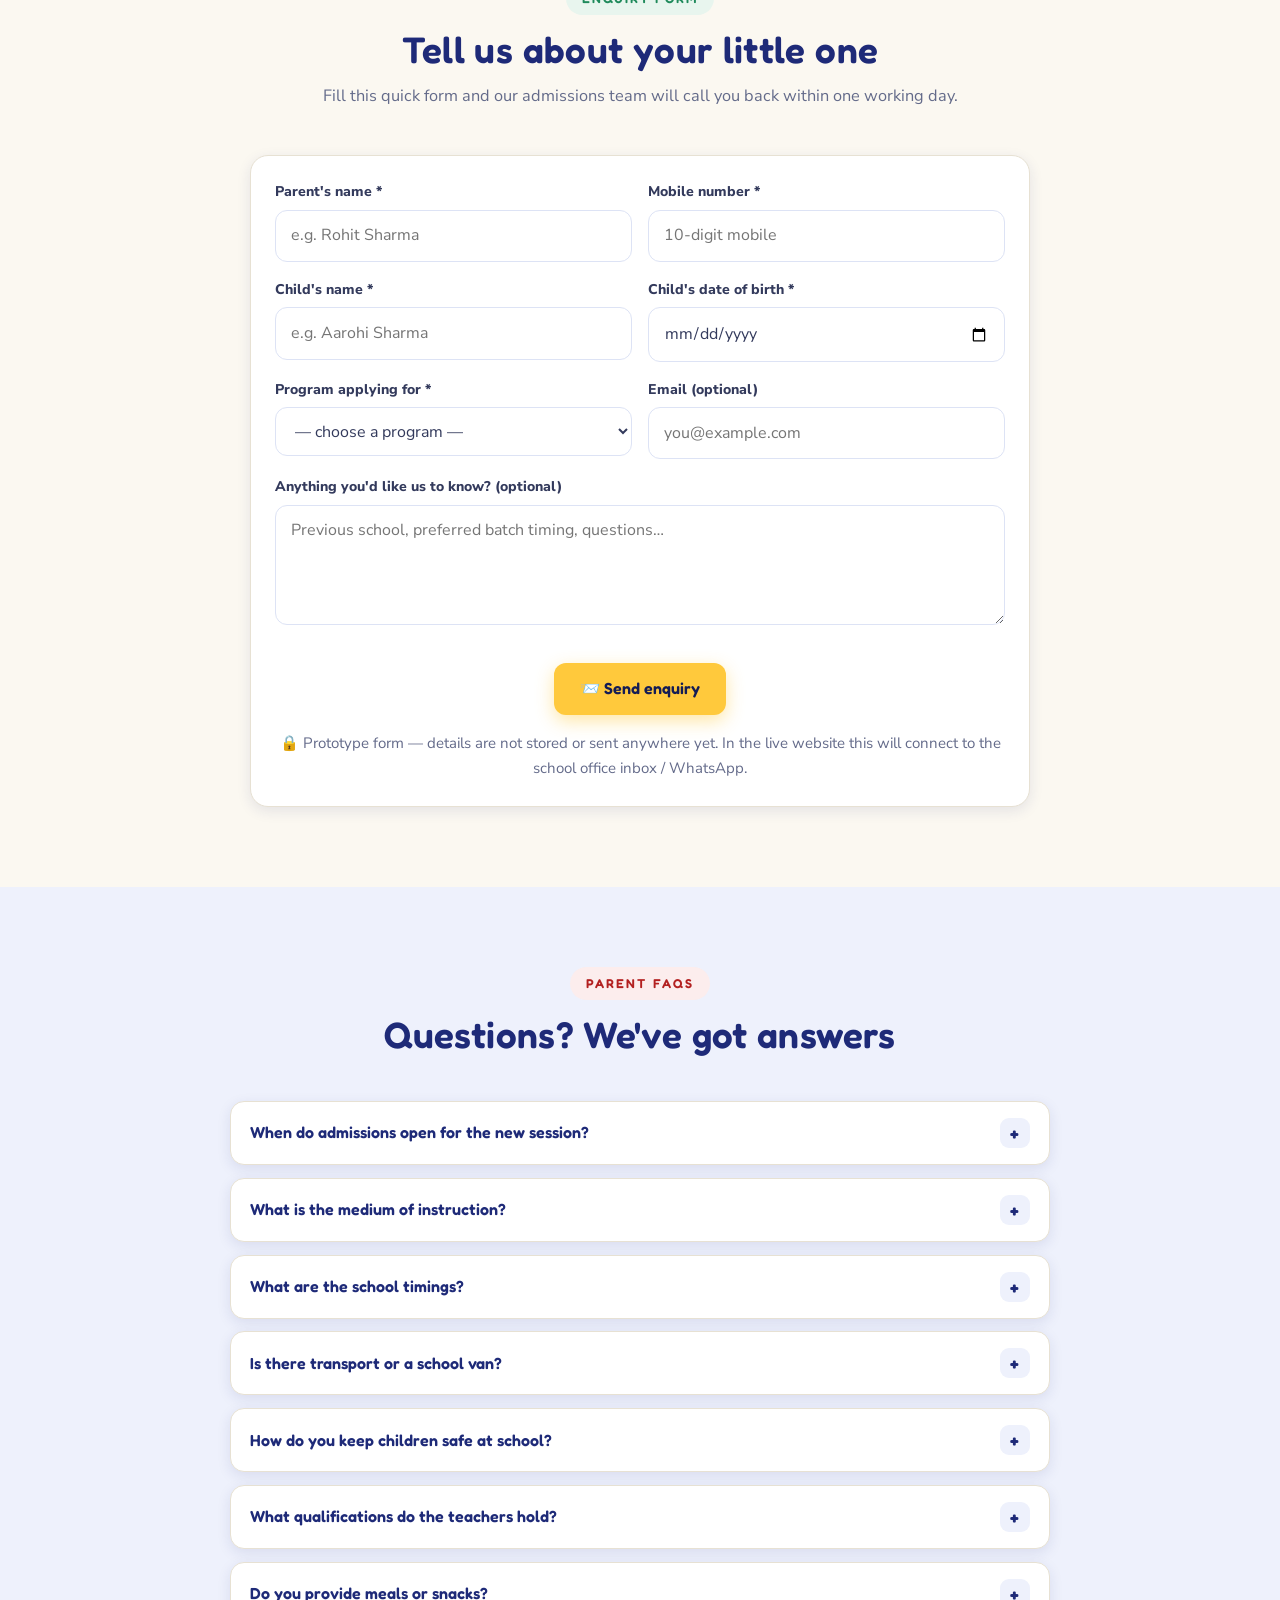
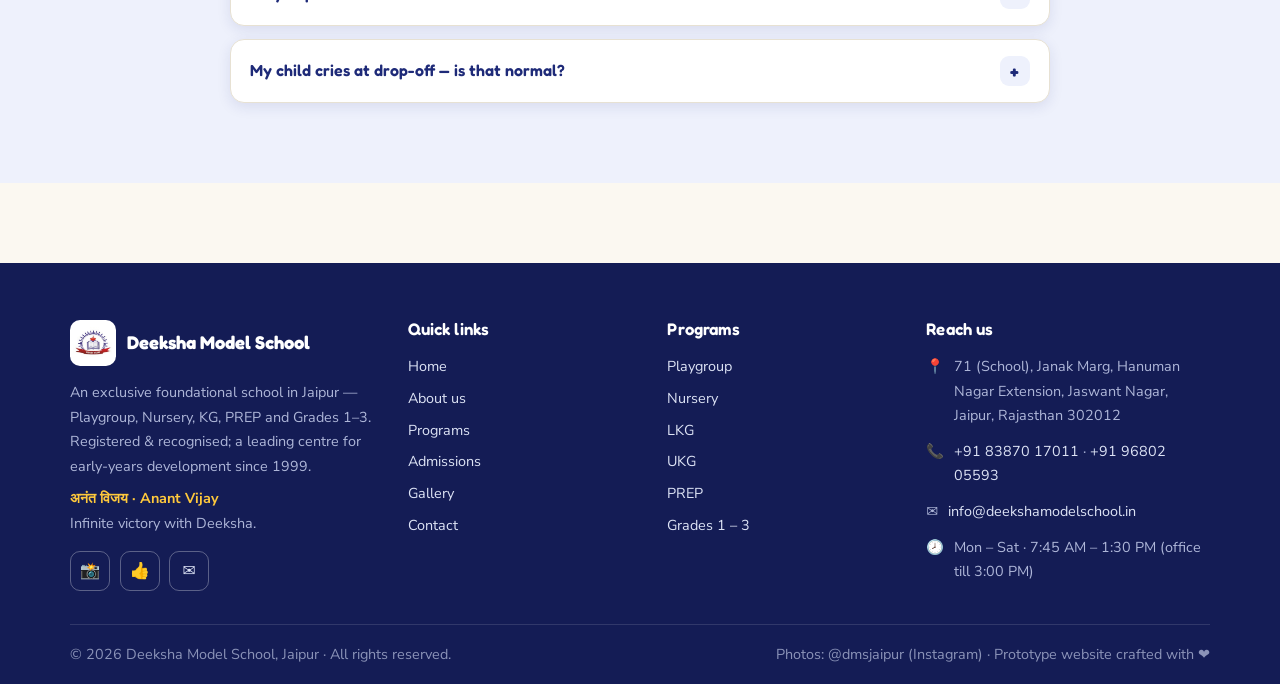
<file: admissions.html>
<!DOCTYPE html>
<html lang="en">
<head>
<meta charset="UTF-8">
<meta name="viewport" content="width=device-width, initial-scale=1.0">
<meta name="description" content="Admissions 2026–27 at Deeksha Model School, Jaipur — simple 4-step process, age criteria, documents, affordable fees and an online enquiry form for Playgroup to Grade 3.">
<title>Admissions 2026–27 | Deeksha Model School, Jaipur</title>
<link rel="icon" href="assets/img/real/web/logo.jpg">
<link rel="preconnect" href="https://fonts.googleapis.com">
<link rel="preconnect" href="https://fonts.gstatic.com" crossorigin>
<link href="https://fonts.googleapis.com/css2?family=Fredoka:wght@500;600;700&family=Nunito+Sans:wght@400;600;700;800&display=swap" rel="stylesheet">
<link rel="stylesheet" href="assets/css/styles.css">
</head>
<body>
<a class="skip-link" href="#main">Skip to main content</a>

<div class="topbar">
  <div class="container topbar-inner">
    <div class="tb-left">
      <span>📍 Janak Marg, Hanuman Nagar Extension, Jaipur</span>
      <span class="sep">•</span>
      <span>🕗 Mon – Sat · 7:45 AM – 1:30 PM</span>
    </div>
    <div class="tb-right">
      <a href="tel:+918387017011">📞 +91 83870 17011</a>
      <span class="sep">•</span>
      <a href="mailto:info@deekshamodelschool.in">✉️ info@deekshamodelschool.in</a>
    </div>
  </div>
</div>

<header class="site-header">
  <div class="container header-inner">
    <a class="brand" href="index.html" aria-label="Deeksha Model School — home">
      <img class="brand-logo" src="assets/img/real/web/logo.jpg" alt="Deeksha Model School logo" width="50" height="50">
      <span class="brand-text">
        <span class="brand-name">Deeksha Model School</span>
        <span class="brand-tag">An Exclusive Foundational School · Jaipur</span>
      </span>
    </a>
    <button class="nav-toggle" id="navToggle" aria-controls="mainNav" aria-expanded="false" aria-label="Open menu">
      <span></span><span></span><span></span>
    </button>
    <nav class="main-nav" id="mainNav" aria-label="Primary">
      <ul>
        <li><a href="index.html">Home</a></li>
        <li><a href="about.html">About Us</a></li>
        <li><a href="programs.html">Programs</a></li>
        <li><a href="admissions.html" class="active" aria-current="page">Admissions</a></li>
        <li><a href="gallery.html">Gallery</a></li>
        <li><a href="contact.html">Contact</a></li>
        <li class="nav-cta"><a class="btn btn-primary btn-sm" href="admissions.html#enquiry">Admissions 2026–27</a></li>
      </ul>
    </nav>
  </div>
</header>

<main id="main">

  <section class="page-hero center">
    <div class="container">
      <p class="crumbs">Home · <b>Admissions</b></p>
      <span class="eyebrow chip-red" style="background:var(--red-soft);color:var(--red)">🎉 Admissions open 2026–27</span>
      <h1>Joining Deeksha is <span style="color:var(--green)">easy-peasy</span></h1>
      <p class="lead">Four gentle steps stand between you and your child's happiest school years. We keep batches small, so seats fill early — begin the conversation today.</p>
    </div>
  </section>

  <!-- steps -->
  <section class="section" style="padding-top:1rem">
    <div class="container">
      <div class="steps">
        <div class="step reveal"><div class="num">1</div><h3>Say hello 👋</h3><p>Call, email or send the enquiry form below. We'll share program details, fees and available seats.</p></div>
        <div class="step reveal"><div class="num">2</div><h3>Visit &amp; meet 🏫</h3><p>Tour the school on any working morning, meet our teachers and watch a class in its happy chaos.</p></div>
        <div class="step reveal"><div class="num">3</div><h3>Register 📝</h3><p>Fill the admission form with your child's documents and reserve the seat with the admission fee.</p></div>
        <div class="step reveal"><div class="num">4</div><h3>First day! 🎒</h3><p>Uniforms, bottles, big smiles — our orientation makes the first goodbye as soft as possible.</p></div>
      </div>
    </div>
  </section>

  <!-- age + docs -->
  <section class="section bg-white">
    <div class="container split">
      <div class="reveal">
        <span class="eyebrow eb-blue">Age criteria</span>
        <h2 class="mt-1">Which class for which age?</h2>
        <p class="mt-2">Age as on 31 March of the admission year (indicative — final cut-offs confirmed at admission):</p>
        <div class="table-wrap mt-3">
          <table>
            <thead><tr><th scope="col">Program</th><th scope="col">Age (as on 31 Mar)</th><th scope="col">Session</th></tr></thead>
            <tbody>
              <tr><td>🧸 Playgroup</td><td>2 – 3 years</td><td>Morning</td></tr>
              <tr><td>🎨 Nursery</td><td>3 – 4 years</td><td>Morning</td></tr>
              <tr><td>🔤 LKG</td><td>4 – 5 years</td><td>Morning</td></tr>
              <tr><td>📚 UKG</td><td>5 – 6 years</td><td>Morning</td></tr>
              <tr><td>🚀 PREP</td><td>5.5 – 6.5 years</td><td>Morning</td></tr>
              <tr><td>🏆 Grades 1 – 3</td><td>6 – 9 years</td><td>Morning</td></tr>
            </tbody>
          </table>
        </div>
      </div>
      <div class="reveal">
        <div class="card">
          <div class="icon-sq iq-yellow">📂</div>
          <h3>Documents to keep ready</h3>
          <ul class="checks mt-2">
            <li><span class="tick">✓</span> Child's birth certificate (copy)</li>
            <li><span class="tick">✓</span> Aadhaar copies — child &amp; parents</li>
            <li><span class="tick">✓</span> 4 passport-size photographs of the child</li>
            <li><span class="tick">✓</span> Address / residence proof</li>
            <li><span class="tick">✓</span> Previous school TC / report card (Grades 1–3, if applicable)</li>
            <li><span class="tick">✓</span> Vaccination record (optional, recommended)</li>
          </ul>
          <div class="icon-sq iq-green mt-3">💰</div>
          <h3>Fees</h3>
          <p class="mt-1">We proudly follow an <strong>affordable fee structure</strong> with transparent, class-wise slabs and easy instalments. Current fee sheets are shared on call or during your visit — no hidden charges, ever.</p>
          <p class="mt-2"><a class="btn btn-navy btn-sm" href="tel:+918387017011">📞 Ask for the fee sheet</a></p>
        </div>
      </div>
    </div>
  </section>

  <!-- enquiry form -->
  <section class="section" id="enquiry">
    <div class="container">
      <div class="sec-head center reveal">
        <span class="eyebrow eb-green">Enquiry form</span>
        <h2>Tell us about your little one</h2>
        <p>Fill this quick form and our admissions team will call you back within one working day.</p>
      </div>
      <div class="card form-card reveal">
        <form data-proto-form aria-label="Admission enquiry form">
          <div class="form-grid">
            <div class="field">
              <label for="p-name">Parent's name *</label>
              <input id="p-name" name="parent" type="text" required placeholder="e.g. Rohit Sharma" autocomplete="name">
              <span class="err">Please enter the parent's name.</span>
            </div>
            <div class="field">
              <label for="p-mobile">Mobile number *</label>
              <input id="p-mobile" name="mobile" type="tel" required inputmode="numeric" placeholder="10-digit mobile" autocomplete="tel">
              <span class="err">Please enter a valid 10-digit mobile number.</span>
            </div>
            <div class="field">
              <label for="c-name">Child's name *</label>
              <input id="c-name" name="child" type="text" required placeholder="e.g. Aarohi Sharma">
              <span class="err">Please enter your child's name.</span>
            </div>
            <div class="field">
              <label for="c-dob">Child's date of birth *</label>
              <input id="c-dob" name="dob" type="date" required>
              <span class="err">Please select your child's date of birth.</span>
            </div>
            <div class="field">
              <label for="c-program">Program applying for *</label>
              <select id="c-program" name="program" required>
                <option value="">— choose a program —</option>
                <option>Playgroup</option><option>Nursery</option><option>LKG</option>
                <option>UKG</option><option>PREP</option><option>Grade 1</option><option>Grade 2</option><option>Grade 3</option>
              </select>
              <span class="err">Please choose a program.</span>
            </div>
            <div class="field">
              <label for="p-email">Email (optional)</label>
              <input id="p-email" name="email" type="email" placeholder="you@example.com" autocomplete="email">
              <span class="err">Please enter a valid email address.</span>
            </div>
            <div class="field full">
              <label for="p-msg">Anything you'd like us to know? (optional)</label>
              <textarea id="p-msg" name="message" placeholder="Previous school, preferred batch timing, questions…"></textarea>
            </div>
          </div>
          <p class="text-center mt-3"><button class="btn btn-primary" type="submit">📨 Send enquiry</button></p>
          <p class="form-note">🔒 Prototype form — details are not stored or sent anywhere yet. In the live website this will connect to the school office inbox / WhatsApp.</p>
        </form>
        <div class="form-success" role="status">
          <div class="big">🎉</div>
          <h3>Thank you! Your enquiry is noted.</h3>
          <p class="mt-1">Our admissions team will call you within one working day. For anything urgent, ring us at <a href="tel:+918387017011"><strong>+91 83870 17011</strong></a>.</p>
        </div>
      </div>
    </div>
  </section>

  <!-- FAQ -->
  <section class="section bg-tint">
    <div class="container">
      <div class="sec-head center reveal">
        <span class="eyebrow">Parent FAQs</span>
        <h2>Questions? We've got answers</h2>
      </div>
      <div class="accordion reveal">
        <div class="acc-item">
          <button class="acc-btn" type="button">When do admissions open for the new session?<span class="sign">+</span></button>
          <div class="acc-panel"><div class="acc-panel-inner"><p>Admissions for the 2026–27 session are open now and continue through the year, subject to seat availability. Because batches are intentionally small, Playgroup and Nursery seats usually fill first — we recommend enquiring by January–February.</p></div></div>
        </div>
        <div class="acc-item">
          <button class="acc-btn" type="button">What is the medium of instruction?<span class="sign">+</span></button>
          <div class="acc-panel"><div class="acc-panel-inner"><p>Deeksha is an English-medium school. In the earliest years, teachers comfortably blend Hindi and English so every child feels secure, moving to full English fluency as they grow — phonics and language play do the heavy lifting.</p></div></div>
        </div>
        <div class="acc-item">
          <button class="acc-btn" type="button">What are the school timings?<span class="sign">+</span></button>
          <div class="acc-panel"><div class="acc-panel-inner"><p>Classes run Monday to Saturday in the morning (indicatively 7:45 AM – 1:30 PM, with shorter sessions for Playgroup). Exact batch timings for each program are shared at admission and on the class notice board.</p></div></div>
        </div>
        <div class="acc-item">
          <button class="acc-btn" type="button">Is there transport or a school van?<span class="sign">+</span></button>
          <div class="acc-panel"><div class="acc-panel-inner"><p>We are a neighbourhood foundational school with an accessible location in Hanuman Nagar Extension / Jaswant Nagar — most families live within a short drop. We currently encourage parent drop-and-pick, which also gives you a daily window with your child's teacher.</p></div></div>
        </div>
        <div class="acc-item">
          <button class="acc-btn" type="button">How do you keep children safe at school?<span class="sign">+</span></button>
          <div class="acc-panel"><div class="acc-panel-inner"><p>Child-sized, rounded furniture; guarded stairs and windows; secure entry with verified pick-up; trained staff on every floor; hygiene and sanitisation routines; and first-aid trained teachers on campus at all times. Safety is our first curriculum.</p></div></div>
        </div>
        <div class="acc-item">
          <button class="acc-btn" type="button">What qualifications do the teachers hold?<span class="sign">+</span></button>
          <div class="acc-panel"><div class="acc-panel-inner"><p>Our team comprises professionally qualified and experienced childcare professionals — trained early-childhood educators (NTT/TTT/B.Ed. backgrounds) who receive ongoing in-house training on play-way pedagogy, child psychology and safety.</p></div></div>
        </div>
        <div class="acc-item">
          <button class="acc-btn" type="button">Do you provide meals or snacks?<span class="sign">+</span></button>
          <div class="acc-panel"><div class="acc-panel-inner"><p>Children bring a small healthy tiffin from home; we schedule a supervised fruit/snack break where teachers encourage good manners, sharing and hygiene. Special “cooking-without-fire” days happen in class as an activity.</p></div></div>
        </div>
        <div class="acc-item">
          <button class="acc-btn" type="button">My child cries at drop-off — is that normal?<span class="sign">+</span></button>
          <div class="acc-panel"><div class="acc-panel-inner"><p>Completely normal, and completely handled. Our phased orientation (parent stays → short stays → full session) plus a loving didi in every class eases separation anxiety, usually within one to two weeks. We keep you posted with updates until the tears turn into waves-hello.</p></div></div>
        </div>
      </div>
    </div>
  </section>

</main>

<footer class="site-footer">
  <div class="container footer-grid">
    <div>
      <div class="footer-brand">
        <img src="assets/img/real/web/logo.jpg" alt="" width="46" height="46">
        <b>Deeksha Model School</b>
      </div>
      <p>An exclusive foundational school in Jaipur — Playgroup, Nursery, KG, PREP and Grades 1–3. Registered &amp; recognised; a leading centre for early-years development since 1999.</p>
      <p class="mt-1"><strong style="color:var(--yellow)">अनंत विजय · Anant Vijay</strong><br>Infinite victory with Deeksha.</p>
      <div class="socials">
        <a href="https://www.instagram.com/dmsjaipur/" target="_blank" rel="noopener" aria-label="Instagram">📸</a>
        <a href="https://www.facebook.com/dmsjaipur" target="_blank" rel="noopener" aria-label="Facebook">👍</a>
        <a href="mailto:info@deekshamodelschool.in" aria-label="Email">✉️</a>
      </div>
    </div>
    <div>
      <h3>Quick links</h3>
      <ul class="footer-links">
        <li><a href="index.html">Home</a></li>
        <li><a href="about.html">About us</a></li>
        <li><a href="programs.html">Programs</a></li>
        <li><a href="admissions.html">Admissions</a></li>
        <li><a href="gallery.html">Gallery</a></li>
        <li><a href="contact.html">Contact</a></li>
      </ul>
    </div>
    <div>
      <h3>Programs</h3>
      <ul class="footer-links">
        <li><a href="programs.html#playgroup">Playgroup</a></li>
        <li><a href="programs.html#nursery">Nursery</a></li>
        <li><a href="programs.html#lkg">LKG</a></li>
        <li><a href="programs.html#ukg">UKG</a></li>
        <li><a href="programs.html#prep">PREP</a></li>
        <li><a href="programs.html#grades">Grades 1 – 3</a></li>
      </ul>
    </div>
    <div>
      <h3>Reach us</h3>
      <ul class="footer-contact">
        <li><span class="ico">📍</span><span>71 (School), Janak Marg, Hanuman Nagar Extension, Jaswant Nagar, Jaipur, Rajasthan 302012</span></li>
        <li><span class="ico">📞</span><span><a href="tel:+918387017011">+91 83870 17011</a> · <a href="tel:+919680205593">+91 96802 05593</a></span></li>
        <li><span class="ico">✉️</span><span><a href="mailto:info@deekshamodelschool.in">info@deekshamodelschool.in</a></span></li>
        <li><span class="ico">🕗</span><span>Mon – Sat · 7:45 AM – 1:30 PM (office till 3:00 PM)</span></li>
      </ul>
    </div>
  </div>
  <div class="container footer-bottom">
    <p>© <span class="js-year">2026</span> Deeksha Model School, Jaipur · All rights reserved.</p>
    <p>Photos: @dmsjaipur (Instagram) · Prototype website crafted with ❤️</p>
  </div>
</footer>

<a class="call-fab" href="tel:+918387017011">📞 Call us</a>
<button class="to-top" type="button" aria-label="Back to top">↑</button>

<script src="assets/js/main.js"></script>
</body>
</html>
</file>
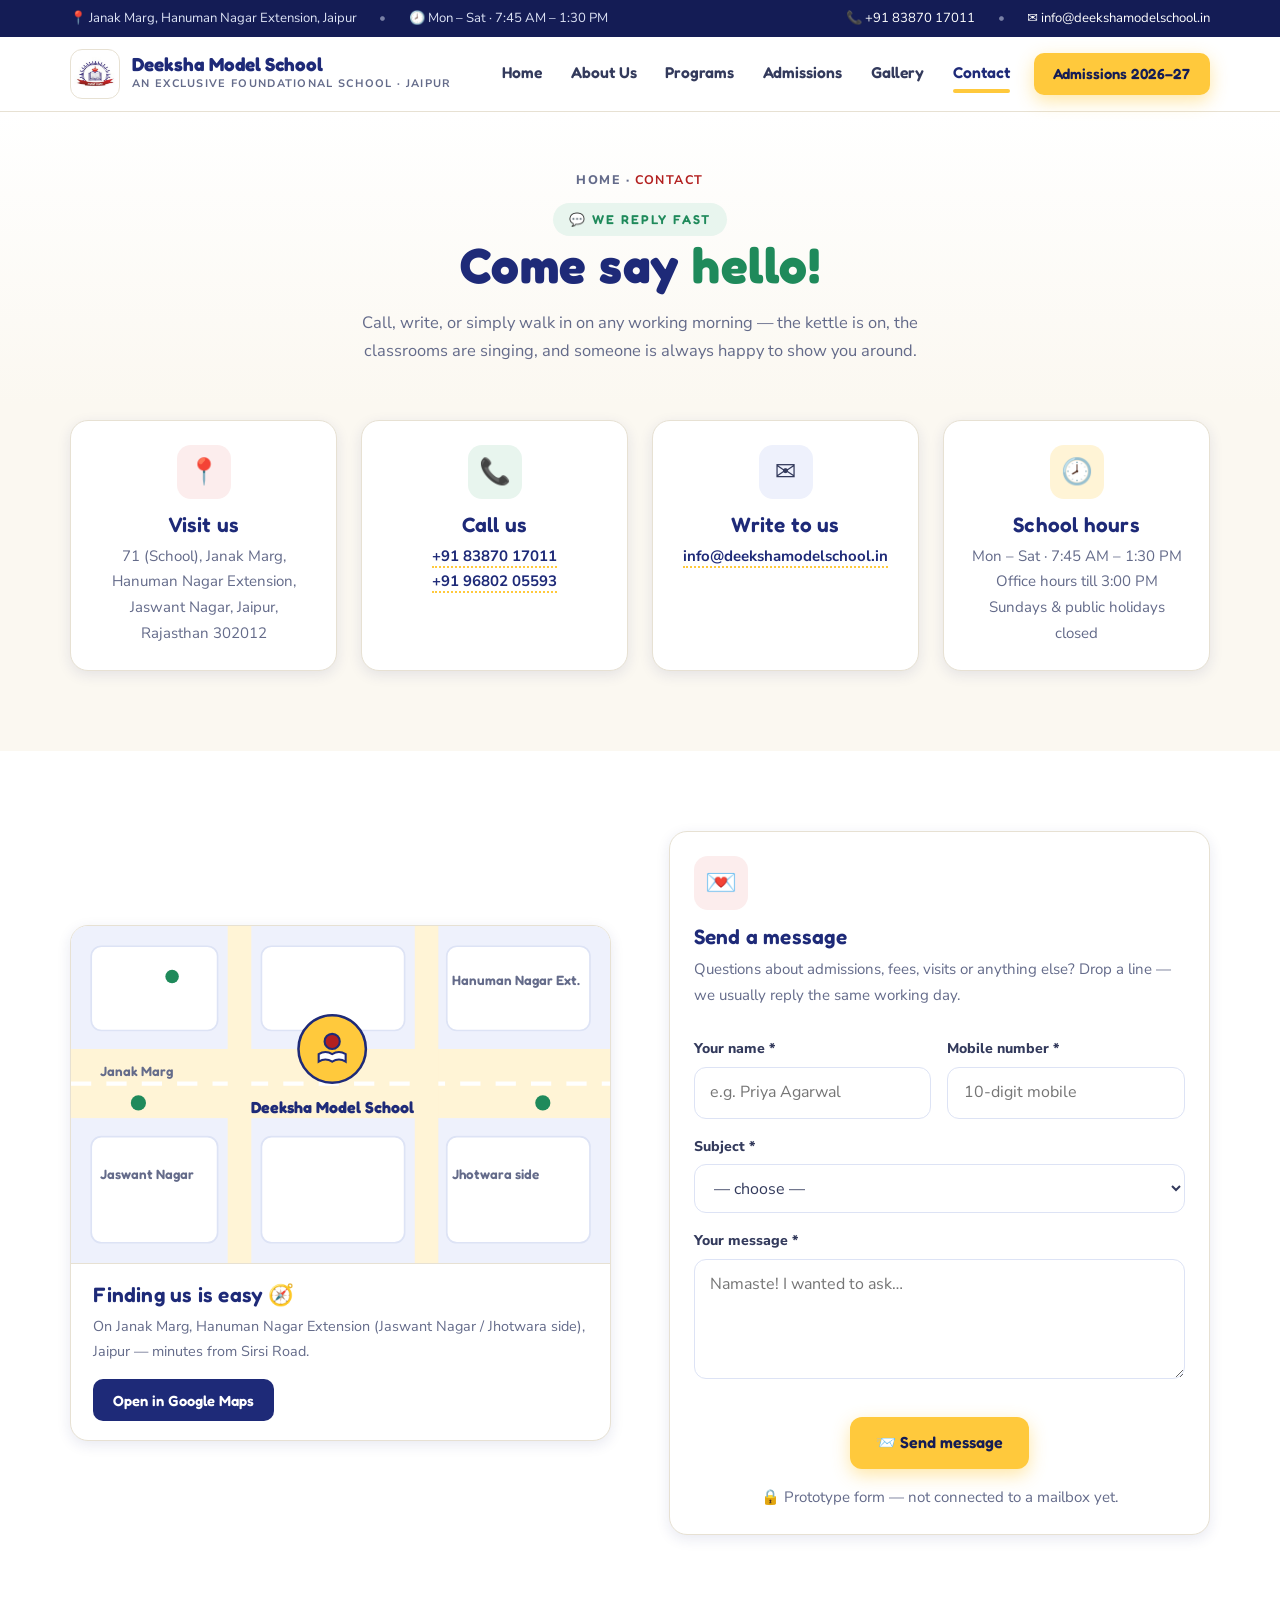
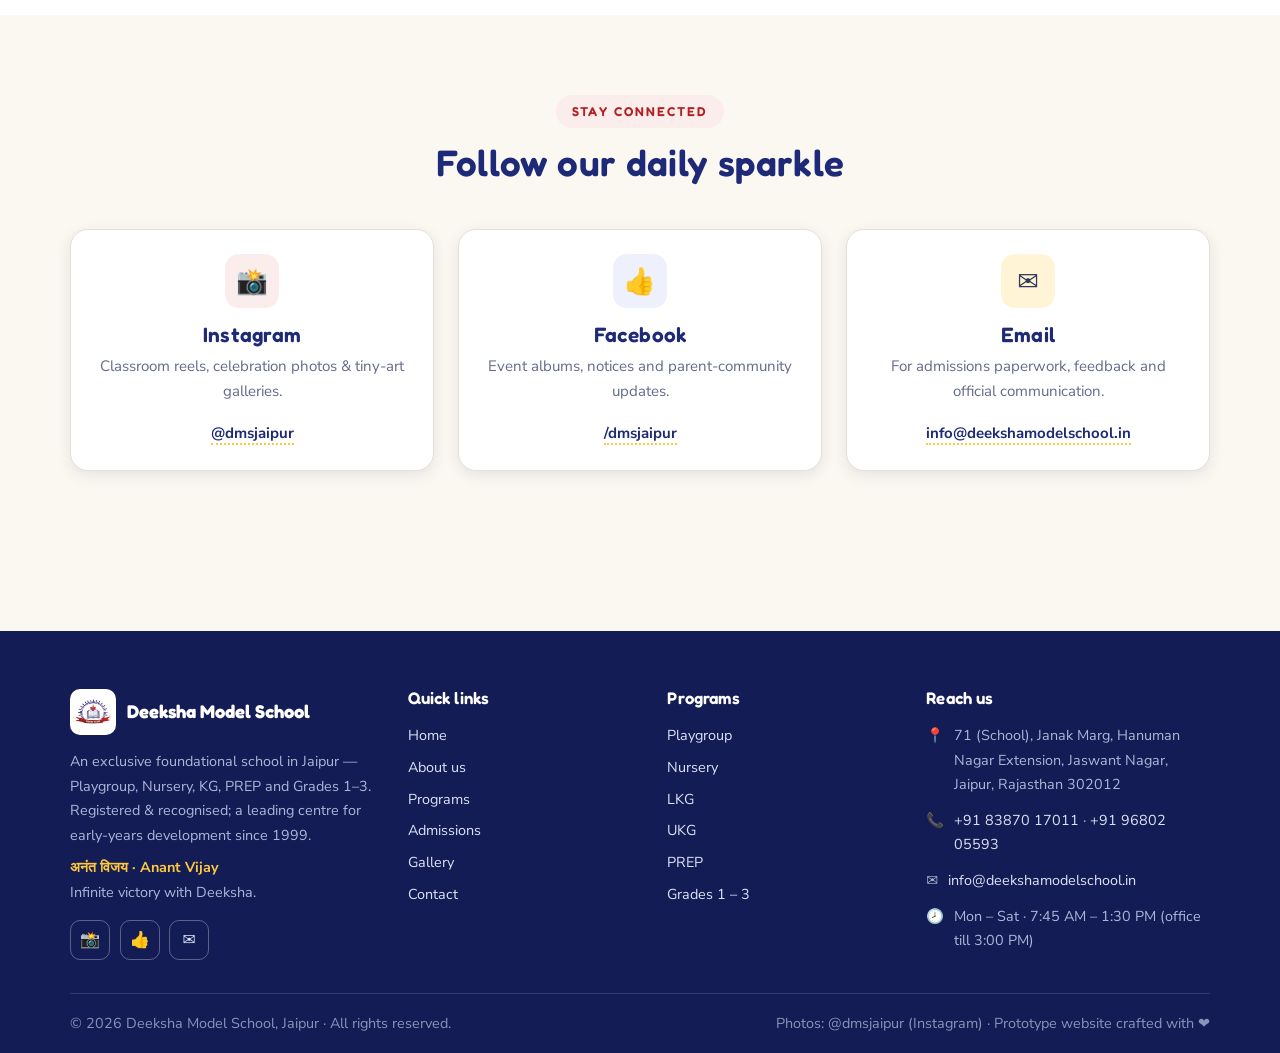
<file: contact.html>
<!DOCTYPE html>
<html lang="en">
<head>
<meta charset="UTF-8">
<meta name="viewport" content="width=device-width, initial-scale=1.0">
<meta name="description" content="Contact Deeksha Model School, Jaipur — address, phone, email, school hours, directions map and a quick message form. Janak Marg, Hanuman Nagar Extension, Jaswant Nagar, Jaipur 302012.">
<title>Contact Us | Deeksha Model School, Jaipur</title>
<link rel="icon" href="assets/img/real/web/logo.jpg">
<link rel="preconnect" href="https://fonts.googleapis.com">
<link rel="preconnect" href="https://fonts.gstatic.com" crossorigin>
<link href="https://fonts.googleapis.com/css2?family=Fredoka:wght@500;600;700&family=Nunito+Sans:wght@400;600;700;800&display=swap" rel="stylesheet">
<link rel="stylesheet" href="assets/css/styles.css">
</head>
<body>
<a class="skip-link" href="#main">Skip to main content</a>

<div class="topbar">
  <div class="container topbar-inner">
    <div class="tb-left">
      <span>📍 Janak Marg, Hanuman Nagar Extension, Jaipur</span>
      <span class="sep">•</span>
      <span>🕗 Mon – Sat · 7:45 AM – 1:30 PM</span>
    </div>
    <div class="tb-right">
      <a href="tel:+918387017011">📞 +91 83870 17011</a>
      <span class="sep">•</span>
      <a href="mailto:info@deekshamodelschool.in">✉️ info@deekshamodelschool.in</a>
    </div>
  </div>
</div>

<header class="site-header">
  <div class="container header-inner">
    <a class="brand" href="index.html" aria-label="Deeksha Model School — home">
      <img class="brand-logo" src="assets/img/real/web/logo.jpg" alt="Deeksha Model School logo" width="50" height="50">
      <span class="brand-text">
        <span class="brand-name">Deeksha Model School</span>
        <span class="brand-tag">An Exclusive Foundational School · Jaipur</span>
      </span>
    </a>
    <button class="nav-toggle" id="navToggle" aria-controls="mainNav" aria-expanded="false" aria-label="Open menu">
      <span></span><span></span><span></span>
    </button>
    <nav class="main-nav" id="mainNav" aria-label="Primary">
      <ul>
        <li><a href="index.html">Home</a></li>
        <li><a href="about.html">About Us</a></li>
        <li><a href="programs.html">Programs</a></li>
        <li><a href="admissions.html">Admissions</a></li>
        <li><a href="gallery.html">Gallery</a></li>
        <li><a href="contact.html" class="active" aria-current="page">Contact</a></li>
        <li class="nav-cta"><a class="btn btn-primary btn-sm" href="admissions.html#enquiry">Admissions 2026–27</a></li>
      </ul>
    </nav>
  </div>
</header>

<main id="main">

  <section class="page-hero center">
    <div class="container">
      <p class="crumbs">Home · <b>Contact</b></p>
      <span class="eyebrow eb-green">💬 We reply fast</span>
      <h1>Come say <span style="color:var(--green)">hello!</span></h1>
      <p class="lead">Call, write, or simply walk in on any working morning — the kettle is on, the classrooms are singing, and someone is always happy to show you around.</p>
    </div>
  </section>

  <!-- contact cards -->
  <section class="section" style="padding-top:1rem">
    <div class="container">
      <div class="grid g-4">
        <article class="card contact-card reveal"><div class="icon-sq iq-red">📍</div><h3>Visit us</h3><p>71 (School), Janak Marg, Hanuman Nagar Extension, Jaswant Nagar, Jaipur, Rajasthan 302012</p></article>
        <article class="card contact-card reveal"><div class="icon-sq iq-green">📞</div><h3>Call us</h3><p><a href="tel:+918387017011">+91 83870 17011</a><br><a href="tel:+919680205593">+91 96802 05593</a></p></article>
        <article class="card contact-card reveal"><div class="icon-sq iq-blue">✉️</div><h3>Write to us</h3><p><a href="mailto:info@deekshamodelschool.in">info@deekshamodelschool.in</a></p></article>
        <article class="card contact-card reveal"><div class="icon-sq iq-yellow">🕗</div><h3>School hours</h3><p>Mon – Sat · 7:45 AM – 1:30 PM<br>Office hours till 3:00 PM<br>Sundays &amp; public holidays closed</p></article>
      </div>
    </div>
  </section>

  <!-- map + form -->
  <section class="section bg-white">
    <div class="container split">
      <div class="card map-card reveal">
        <svg viewBox="0 0 640 400" role="img" aria-label="Stylised map showing Deeksha Model School on Janak Marg, Hanuman Nagar Extension, Jaipur">
          <rect width="640" height="400" fill="#EEF1FC"/>
          <g fill="#FFFFFF" stroke="#DDE3F5" stroke-width="2">
            <rect x="24" y="24" width="150" height="100" rx="12"/>
            <rect x="226" y="24" width="170" height="100" rx="12"/>
            <rect x="446" y="24" width="170" height="100" rx="12"/>
            <rect x="24" y="250" width="150" height="126" rx="12"/>
            <rect x="226" y="250" width="170" height="126" rx="12"/>
            <rect x="446" y="250" width="170" height="126" rx="12"/>
          </g>
          <rect x="0" y="146" width="640" height="82" fill="#FFF4D6"/>
          <line x1="0" y1="187" x2="640" y2="187" stroke="#FFFFFF" stroke-width="5" stroke-dasharray="24 18"/>
          <rect x="186" y="0" width="28" height="400" fill="#FFF4D6"/>
          <rect x="408" y="0" width="28" height="400" fill="#FFF4D6"/>
          <g font-family="Fredoka,sans-serif" font-weight="600" fill="#646B8A" font-size="16">
            <text x="34" y="178">Janak Marg</text>
            <text x="452" y="70">Hanuman Nagar Ext.</text>
            <text x="34" y="300">Jaswant Nagar</text>
            <text x="452" y="300">Jhotwara side</text>
          </g>
          <g transform="translate(310,146)">
            <circle cx="0" cy="0" r="40" fill="#FFC93C" stroke="#1E2A78" stroke-width="3"/>
            <circle cx="0" cy="-9" r="9" fill="#B32020" stroke="#1E2A78" stroke-width="2.5"/>
            <path d="M-16 6 Q-8 1 0 6 Q8 1 16 6 L16 15 Q8 10 0 15 Q-8 10 -16 15 Z" fill="#fff" stroke="#1E2A78" stroke-width="2.5"/>
          </g>
          <g font-family="Fredoka,sans-serif" font-weight="700" fill="#1E2A78" font-size="19">
            <text x="310" y="222" text-anchor="middle">Deeksha Model School</text>
          </g>
          <g fill="#1F8A5B">
            <circle cx="80" cy="210" r="9"/><circle cx="560" cy="210" r="9"/><circle cx="120" cy="60" r="8"/>
          </g>
        </svg>
        <div class="map-foot">
          <div>
            <h3>Finding us is easy 🧭</h3>
            <p style="font-size:.9rem">On Janak Marg, Hanuman Nagar Extension (Jaswant Nagar / Jhotwara side), Jaipur — minutes from Sirsi Road.</p>
          </div>
          <a class="btn btn-navy btn-sm" href="https://www.google.com/maps/search/?api=1&query=Deeksha+Model+School%2C+Janak+Marg%2C+Hanuman+Nagar+Extension%2C+Jaipur%2C+Rajasthan+302012" target="_blank" rel="noopener">Open in Google Maps</a>
        </div>
      </div>

      <div class="card reveal" id="message">
        <div class="icon-sq iq-red">💌</div>
        <h3>Send a message</h3>
        <p class="mt-1">Questions about admissions, fees, visits or anything else? Drop a line — we usually reply the same working day.</p>
        <form data-proto-form class="mt-3" aria-label="Contact message form">
          <div class="form-grid">
            <div class="field">
              <label for="m-name">Your name *</label>
              <input id="m-name" name="name" type="text" required placeholder="e.g. Priya Agarwal" autocomplete="name">
              <span class="err">Please enter your name.</span>
            </div>
            <div class="field">
              <label for="m-mobile">Mobile number *</label>
              <input id="m-mobile" name="mobile" type="tel" required inputmode="numeric" placeholder="10-digit mobile" autocomplete="tel">
              <span class="err">Please enter a valid 10-digit mobile number.</span>
            </div>
            <div class="field full">
              <label for="m-subject">Subject *</label>
              <select id="m-subject" name="subject" required>
                <option value="">— choose —</option>
                <option>Admission enquiry</option>
                <option>Book a school visit</option>
                <option>Fees &amp; payment</option>
                <option>Transport / location</option>
                <option>Something else</option>
              </select>
              <span class="err">Please choose a subject.</span>
            </div>
            <div class="field full">
              <label for="m-msg">Your message *</label>
              <textarea id="m-msg" name="message" required placeholder="Namaste! I wanted to ask…"></textarea>
              <span class="err">Please write a short message.</span>
            </div>
          </div>
          <p class="text-center mt-3"><button class="btn btn-primary" type="submit">📨 Send message</button></p>
          <p class="form-note">🔒 Prototype form — not connected to a mailbox yet.</p>
        </form>
        <div class="form-success" role="status">
          <div class="big">💖</div>
          <h3>Message received — dhanyavaad!</h3>
          <p class="mt-1">We'll get back to you within one working day. In a hurry? Call <a href="tel:+918387017011"><strong>+91 83870 17011</strong></a>.</p>
        </div>
      </div>
    </div>
  </section>

  <!-- socials -->
  <section class="section">
    <div class="container">
      <div class="sec-head center reveal">
        <span class="eyebrow">Stay connected</span>
        <h2>Follow our daily sparkle</h2>
      </div>
      <div class="grid g-3">
        <article class="card contact-card reveal"><div class="icon-sq iq-red">📸</div><h3>Instagram</h3><p>Classroom reels, celebration photos &amp; tiny-art galleries.</p><p class="mt-2"><a href="https://www.instagram.com/dmsjaipur/" target="_blank" rel="noopener">@dmsjaipur</a></p></article>
        <article class="card contact-card reveal"><div class="icon-sq iq-blue">👍</div><h3>Facebook</h3><p>Event albums, notices and parent-community updates.</p><p class="mt-2"><a href="https://www.facebook.com/dmsjaipur" target="_blank" rel="noopener">/dmsjaipur</a></p></article>
        <article class="card contact-card reveal"><div class="icon-sq iq-yellow">✉️</div><h3>Email</h3><p>For admissions paperwork, feedback and official communication.</p><p class="mt-2"><a href="mailto:info@deekshamodelschool.in">info@deekshamodelschool.in</a></p></article>
      </div>
    </div>
  </section>

</main>

<footer class="site-footer">
  <div class="container footer-grid">
    <div>
      <div class="footer-brand">
        <img src="assets/img/real/web/logo.jpg" alt="" width="46" height="46">
        <b>Deeksha Model School</b>
      </div>
      <p>An exclusive foundational school in Jaipur — Playgroup, Nursery, KG, PREP and Grades 1–3. Registered &amp; recognised; a leading centre for early-years development since 1999.</p>
      <p class="mt-1"><strong style="color:var(--yellow)">अनंत विजय · Anant Vijay</strong><br>Infinite victory with Deeksha.</p>
      <div class="socials">
        <a href="https://www.instagram.com/dmsjaipur/" target="_blank" rel="noopener" aria-label="Instagram">📸</a>
        <a href="https://www.facebook.com/dmsjaipur" target="_blank" rel="noopener" aria-label="Facebook">👍</a>
        <a href="mailto:info@deekshamodelschool.in" aria-label="Email">✉️</a>
      </div>
    </div>
    <div>
      <h3>Quick links</h3>
      <ul class="footer-links">
        <li><a href="index.html">Home</a></li>
        <li><a href="about.html">About us</a></li>
        <li><a href="programs.html">Programs</a></li>
        <li><a href="admissions.html">Admissions</a></li>
        <li><a href="gallery.html">Gallery</a></li>
        <li><a href="contact.html">Contact</a></li>
      </ul>
    </div>
    <div>
      <h3>Programs</h3>
      <ul class="footer-links">
        <li><a href="programs.html#playgroup">Playgroup</a></li>
        <li><a href="programs.html#nursery">Nursery</a></li>
        <li><a href="programs.html#lkg">LKG</a></li>
        <li><a href="programs.html#ukg">UKG</a></li>
        <li><a href="programs.html#prep">PREP</a></li>
        <li><a href="programs.html#grades">Grades 1 – 3</a></li>
      </ul>
    </div>
    <div>
      <h3>Reach us</h3>
      <ul class="footer-contact">
        <li><span class="ico">📍</span><span>71 (School), Janak Marg, Hanuman Nagar Extension, Jaswant Nagar, Jaipur, Rajasthan 302012</span></li>
        <li><span class="ico">📞</span><span><a href="tel:+918387017011">+91 83870 17011</a> · <a href="tel:+919680205593">+91 96802 05593</a></span></li>
        <li><span class="ico">✉️</span><span><a href="mailto:info@deekshamodelschool.in">info@deekshamodelschool.in</a></span></li>
        <li><span class="ico">🕗</span><span>Mon – Sat · 7:45 AM – 1:30 PM (office till 3:00 PM)</span></li>
      </ul>
    </div>
  </div>
  <div class="container footer-bottom">
    <p>© <span class="js-year">2026</span> Deeksha Model School, Jaipur · All rights reserved.</p>
    <p>Photos: @dmsjaipur (Instagram) · Prototype website crafted with ❤️</p>
  </div>
</footer>

<a class="call-fab" href="tel:+918387017011">📞 Call us</a>
<button class="to-top" type="button" aria-label="Back to top">↑</button>

<script src="assets/js/main.js"></script>
</body>
</html>
</file>
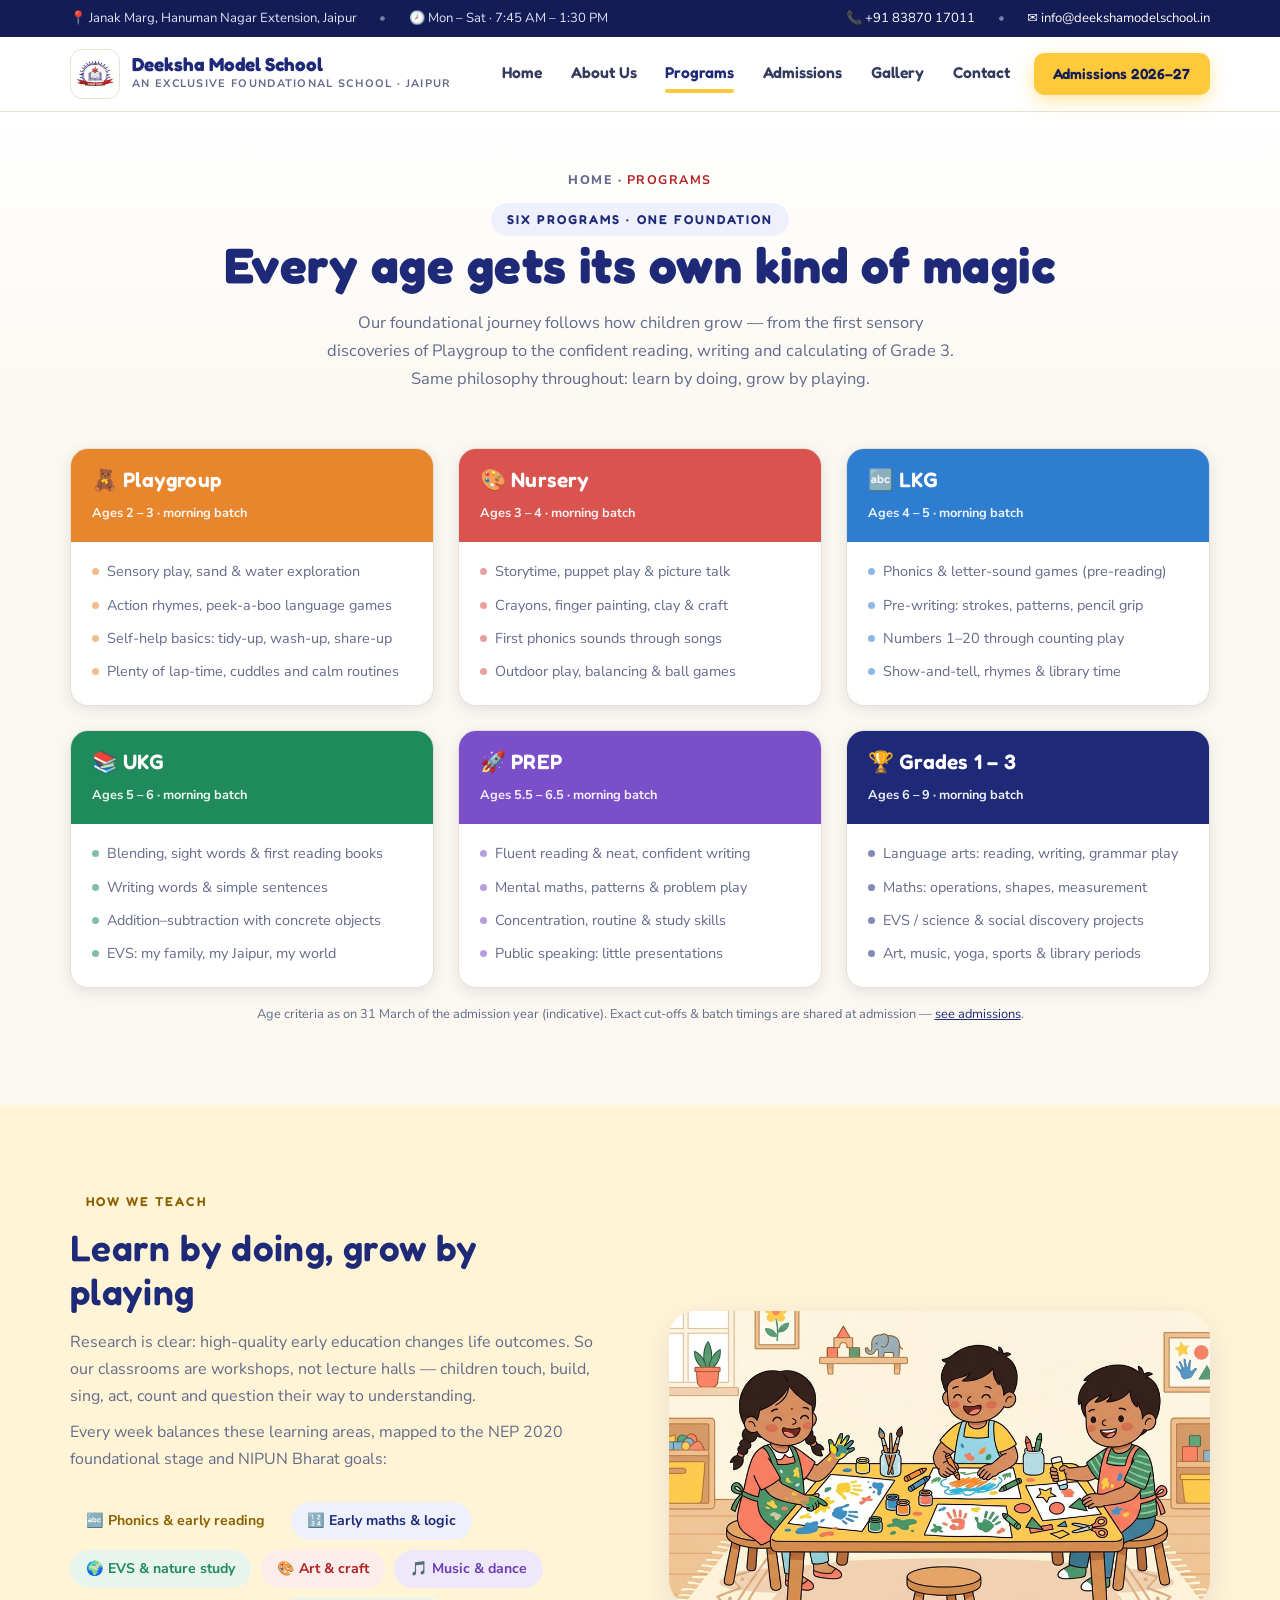
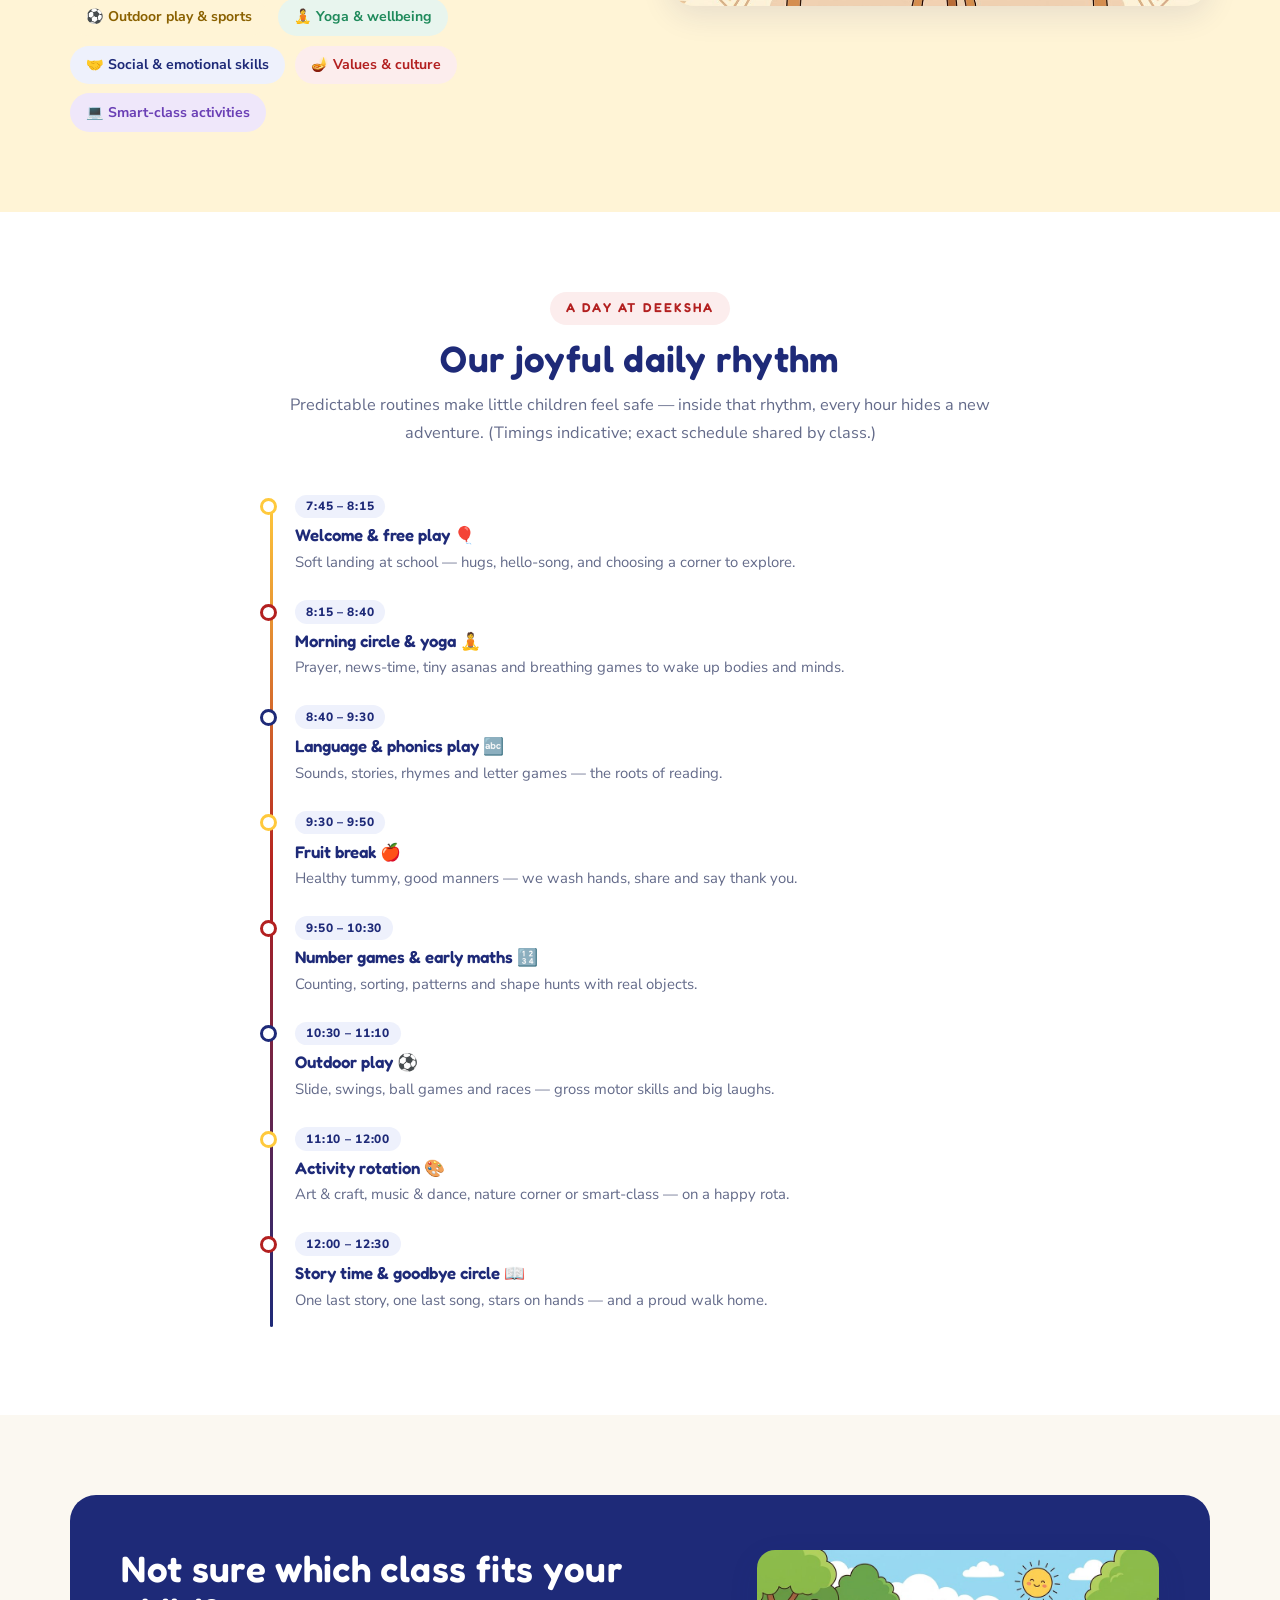
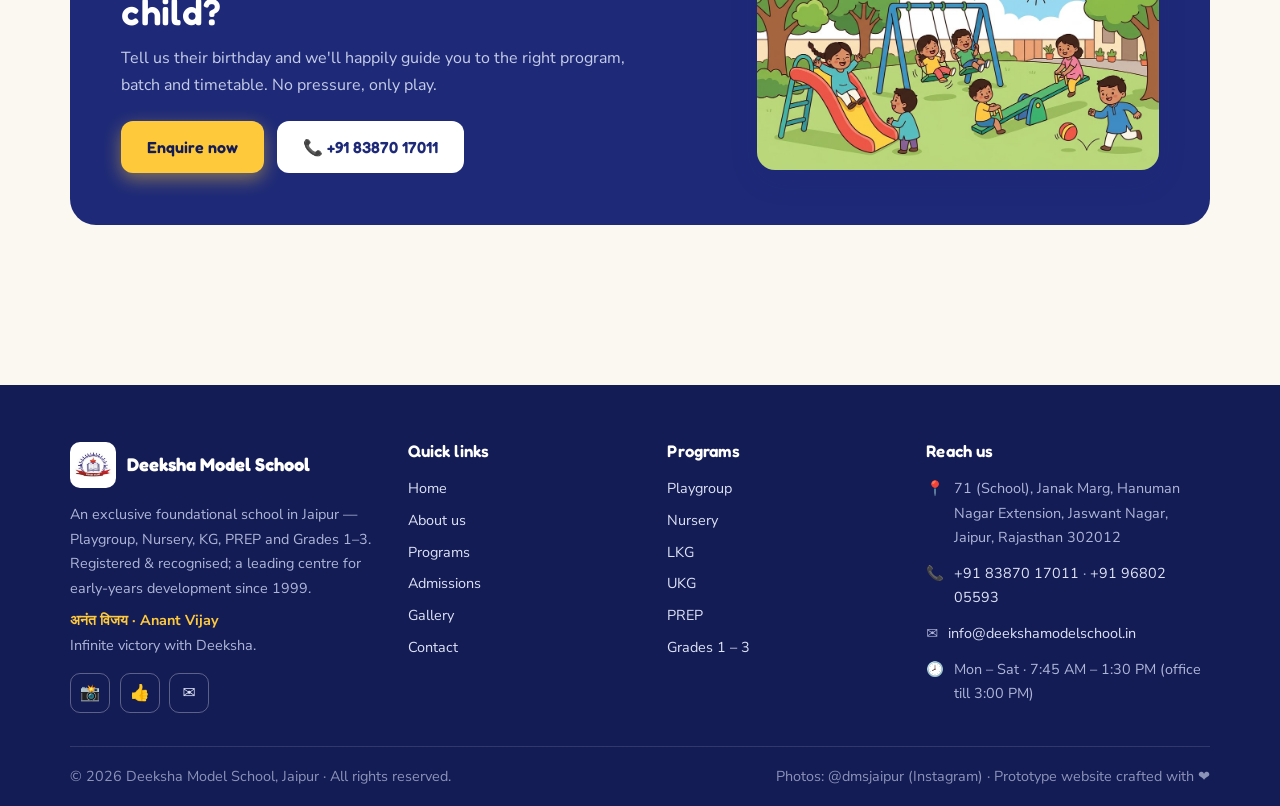
<file: programs.html>
<!DOCTYPE html>
<html lang="en">
<head>
<meta charset="UTF-8">
<meta name="viewport" content="width=device-width, initial-scale=1.0">
<meta name="description" content="Programs at Deeksha Model School, Jaipur — Playgroup, Nursery, LKG, UKG, PREP and Grades 1–3. Play-way, NEP-aligned foundational learning with age-wise highlights and a joyful daily rhythm.">
<title>Programs | Deeksha Model School, Jaipur</title>
<link rel="icon" href="assets/img/real/web/logo.jpg">
<link rel="preconnect" href="https://fonts.googleapis.com">
<link rel="preconnect" href="https://fonts.gstatic.com" crossorigin>
<link href="https://fonts.googleapis.com/css2?family=Fredoka:wght@500;600;700&family=Nunito+Sans:wght@400;600;700;800&display=swap" rel="stylesheet">
<link rel="stylesheet" href="assets/css/styles.css">
</head>
<body>
<a class="skip-link" href="#main">Skip to main content</a>

<div class="topbar">
  <div class="container topbar-inner">
    <div class="tb-left">
      <span>📍 Janak Marg, Hanuman Nagar Extension, Jaipur</span>
      <span class="sep">•</span>
      <span>🕗 Mon – Sat · 7:45 AM – 1:30 PM</span>
    </div>
    <div class="tb-right">
      <a href="tel:+918387017011">📞 +91 83870 17011</a>
      <span class="sep">•</span>
      <a href="mailto:info@deekshamodelschool.in">✉️ info@deekshamodelschool.in</a>
    </div>
  </div>
</div>

<header class="site-header">
  <div class="container header-inner">
    <a class="brand" href="index.html" aria-label="Deeksha Model School — home">
      <img class="brand-logo" src="assets/img/real/web/logo.jpg" alt="Deeksha Model School logo" width="50" height="50">
      <span class="brand-text">
        <span class="brand-name">Deeksha Model School</span>
        <span class="brand-tag">An Exclusive Foundational School · Jaipur</span>
      </span>
    </a>
    <button class="nav-toggle" id="navToggle" aria-controls="mainNav" aria-expanded="false" aria-label="Open menu">
      <span></span><span></span><span></span>
    </button>
    <nav class="main-nav" id="mainNav" aria-label="Primary">
      <ul>
        <li><a href="index.html">Home</a></li>
        <li><a href="about.html">About Us</a></li>
        <li><a href="programs.html" class="active" aria-current="page">Programs</a></li>
        <li><a href="admissions.html">Admissions</a></li>
        <li><a href="gallery.html">Gallery</a></li>
        <li><a href="contact.html">Contact</a></li>
        <li class="nav-cta"><a class="btn btn-primary btn-sm" href="admissions.html#enquiry">Admissions 2026–27</a></li>
      </ul>
    </nav>
  </div>
</header>

<main id="main">

  <section class="page-hero center">
    <div class="container">
      <p class="crumbs">Home · <b>Programs</b></p>
      <span class="eyebrow eb-blue">Six programs · one foundation</span>
      <h1>Every age gets its own kind of <span style="color:var(--ink)">magic</span></h1>
      <p class="lead">Our foundational journey follows how children grow — from the first sensory discoveries of Playgroup to the confident reading, writing and calculating of Grade 3. Same philosophy throughout: learn by doing, grow by playing.</p>
    </div>
  </section>

  <section class="section" style="padding-top:1rem">
    <div class="container">
      <div class="grid g-3">
        <article class="card pcard pc-1 reveal" id="playgroup">
          <div class="pc-head"><h3>🧸 Playgroup</h3><span class="age">Ages 2 – 3 · morning batch</span></div>
          <div class="pc-body">
            <li>Sensory play, sand &amp; water exploration</li>
            <li>Action rhymes, peek-a-boo language games</li>
            <li>Self-help basics: tidy-up, wash-up, share-up</li>
            <li>Plenty of lap-time, cuddles and calm routines</li>
          </div>
        </article>
        <article class="card pcard pc-2 reveal" id="nursery">
          <div class="pc-head"><h3>🎨 Nursery</h3><span class="age">Ages 3 – 4 · morning batch</span></div>
          <div class="pc-body">
            <li>Storytime, puppet play &amp; picture talk</li>
            <li>Crayons, finger painting, clay &amp; craft</li>
            <li>First phonics sounds through songs</li>
            <li>Outdoor play, balancing &amp; ball games</li>
          </div>
        </article>
        <article class="card pcard pc-3 reveal" id="lkg">
          <div class="pc-head"><h3>🔤 LKG</h3><span class="age">Ages 4 – 5 · morning batch</span></div>
          <div class="pc-body">
            <li>Phonics &amp; letter-sound games (pre-reading)</li>
            <li>Pre-writing: strokes, patterns, pencil grip</li>
            <li>Numbers 1–20 through counting play</li>
            <li>Show-and-tell, rhymes &amp; library time</li>
          </div>
        </article>
        <article class="card pcard pc-4 reveal" id="ukg">
          <div class="pc-head"><h3>📚 UKG</h3><span class="age">Ages 5 – 6 · morning batch</span></div>
          <div class="pc-body">
            <li>Blending, sight words &amp; first reading books</li>
            <li>Writing words &amp; simple sentences</li>
            <li>Addition–subtraction with concrete objects</li>
            <li>EVS: my family, my Jaipur, my world</li>
          </div>
        </article>
        <article class="card pcard pc-5 reveal" id="prep">
          <div class="pc-head"><h3>🚀 PREP</h3><span class="age">Ages 5.5 – 6.5 · morning batch</span></div>
          <div class="pc-body">
            <li>Fluent reading &amp; neat, confident writing</li>
            <li>Mental maths, patterns &amp; problem play</li>
            <li>Concentration, routine &amp; study skills</li>
            <li>Public speaking: little presentations</li>
          </div>
        </article>
        <article class="card pcard pc-6 reveal" id="grades">
          <div class="pc-head"><h3>🏆 Grades 1 – 3</h3><span class="age">Ages 6 – 9 · morning batch</span></div>
          <div class="pc-body">
            <li>Language arts: reading, writing, grammar play</li>
            <li>Maths: operations, shapes, measurement</li>
            <li>EVS / science &amp; social discovery projects</li>
            <li>Art, music, yoga, sports &amp; library periods</li>
          </div>
        </article>
      </div>
      <p class="form-note mt-2">Age criteria as on 31 March of the admission year (indicative). Exact cut-offs &amp; batch timings are shared at admission — <a href="admissions.html">see admissions</a>.</p>
    </div>
  </section>

  <!-- approach -->
  <section class="section bg-tint-y">
    <div class="container split">
      <div class="reveal">
        <span class="eyebrow eb-yellow">How we teach</span>
        <h2 class="mt-1">Learn by doing, grow by playing</h2>
        <p class="mt-2">Research is clear: high-quality early education changes life outcomes. So our classrooms are workshops, not lecture halls — children touch, build, sing, act, count and question their way to understanding.</p>
        <p class="mt-1">Every week balances these learning areas, mapped to the NEP 2020 foundational stage and NIPUN Bharat goals:</p>
        <div class="pill-cloud mt-3">
          <span class="chip chip-yellow">🔤 Phonics &amp; early reading</span>
          <span class="chip chip-blue" style="background:var(--blue-soft)">🔢 Early maths &amp; logic</span>
          <span class="chip chip-green">🌍 EVS &amp; nature study</span>
          <span class="chip chip-red">🎨 Art &amp; craft</span>
          <span class="chip" style="background:#EFE7FA;color:#6a3fb5">🎵 Music &amp; dance</span>
          <span class="chip chip-yellow">⚽ Outdoor play &amp; sports</span>
          <span class="chip chip-green">🧘 Yoga &amp; wellbeing</span>
          <span class="chip" style="background:var(--blue-soft)">🤝 Social &amp; emotional skills</span>
          <span class="chip chip-red">🪔 Values &amp; culture</span>
          <span class="chip" style="background:#EFE7FA;color:#6a3fb5">💻 Smart-class activities</span>
        </div>
      </div>
      <div class="photo reveal">
        <img src="assets/img/activity-art.jpg" alt="Illustration of children painting and doing craft work at a low table" width="1000" height="545">
      </div>
    </div>
  </section>

  <!-- daily rhythm -->
  <section class="section bg-white">
    <div class="container">
      <div class="sec-head center reveal">
        <span class="eyebrow">A day at Deeksha</span>
        <h2>Our joyful daily rhythm</h2>
        <p>Predictable routines make little children feel safe — inside that rhythm, every hour hides a new adventure. (Timings indicative; exact schedule shared by class.)</p>
      </div>
      <ol class="timeline">
        <li class="reveal"><span class="time">7:45 – 8:15</span><b>Welcome &amp; free play 🎈</b><p>Soft landing at school — hugs, hello-song, and choosing a corner to explore.</p></li>
        <li class="reveal"><span class="time">8:15 – 8:40</span><b>Morning circle &amp; yoga 🧘</b><p>Prayer, news-time, tiny asanas and breathing games to wake up bodies and minds.</p></li>
        <li class="reveal"><span class="time">8:40 – 9:30</span><b>Language &amp; phonics play 🔤</b><p>Sounds, stories, rhymes and letter games — the roots of reading.</p></li>
        <li class="reveal"><span class="time">9:30 – 9:50</span><b>Fruit break 🍎</b><p>Healthy tummy, good manners — we wash hands, share and say thank you.</p></li>
        <li class="reveal"><span class="time">9:50 – 10:30</span><b>Number games &amp; early maths 🔢</b><p>Counting, sorting, patterns and shape hunts with real objects.</p></li>
        <li class="reveal"><span class="time">10:30 – 11:10</span><b>Outdoor play ⚽</b><p>Slide, swings, ball games and races — gross motor skills and big laughs.</p></li>
        <li class="reveal"><span class="time">11:10 – 12:00</span><b>Activity rotation 🎨</b><p>Art &amp; craft, music &amp; dance, nature corner or smart-class — on a happy rota.</p></li>
        <li class="reveal"><span class="time">12:00 – 12:30</span><b>Story time &amp; goodbye circle 📖</b><p>One last story, one last song, stars on hands — and a proud walk home.</p></li>
      </ol>
    </div>
  </section>

  <!-- CTA -->
  <section class="section">
    <div class="container">
      <div class="cta-band reveal">
        <div class="cta-inner">
          <div>
            <h2>Not sure which class fits your child?</h2>
            <p>Tell us their birthday and we'll happily guide you to the right program, batch and timetable. No pressure, only play.</p>
            <div class="hero-actions" style="margin-bottom:0">
              <a class="btn btn-primary" href="admissions.html#enquiry">Enquire now</a>
              <a class="btn btn-white" href="tel:+918387017011">📞 +91 83870 17011</a>
            </div>
          </div>
          <div class="cta-art">
            <img src="assets/img/activity-play.jpg" alt="Illustration of children playing on slides and swings" loading="lazy">
          </div>
        </div>
      </div>
    </div>
  </section>

</main>

<footer class="site-footer">
  <div class="container footer-grid">
    <div>
      <div class="footer-brand">
        <img src="assets/img/real/web/logo.jpg" alt="" width="46" height="46">
        <b>Deeksha Model School</b>
      </div>
      <p>An exclusive foundational school in Jaipur — Playgroup, Nursery, KG, PREP and Grades 1–3. Registered &amp; recognised; a leading centre for early-years development since 1999.</p>
      <p class="mt-1"><strong style="color:var(--yellow)">अनंत विजय · Anant Vijay</strong><br>Infinite victory with Deeksha.</p>
      <div class="socials">
        <a href="https://www.instagram.com/dmsjaipur/" target="_blank" rel="noopener" aria-label="Instagram">📸</a>
        <a href="https://www.facebook.com/dmsjaipur" target="_blank" rel="noopener" aria-label="Facebook">👍</a>
        <a href="mailto:info@deekshamodelschool.in" aria-label="Email">✉️</a>
      </div>
    </div>
    <div>
      <h3>Quick links</h3>
      <ul class="footer-links">
        <li><a href="index.html">Home</a></li>
        <li><a href="about.html">About us</a></li>
        <li><a href="programs.html">Programs</a></li>
        <li><a href="admissions.html">Admissions</a></li>
        <li><a href="gallery.html">Gallery</a></li>
        <li><a href="contact.html">Contact</a></li>
      </ul>
    </div>
    <div>
      <h3>Programs</h3>
      <ul class="footer-links">
        <li><a href="programs.html#playgroup">Playgroup</a></li>
        <li><a href="programs.html#nursery">Nursery</a></li>
        <li><a href="programs.html#lkg">LKG</a></li>
        <li><a href="programs.html#ukg">UKG</a></li>
        <li><a href="programs.html#prep">PREP</a></li>
        <li><a href="programs.html#grades">Grades 1 – 3</a></li>
      </ul>
    </div>
    <div>
      <h3>Reach us</h3>
      <ul class="footer-contact">
        <li><span class="ico">📍</span><span>71 (School), Janak Marg, Hanuman Nagar Extension, Jaswant Nagar, Jaipur, Rajasthan 302012</span></li>
        <li><span class="ico">📞</span><span><a href="tel:+918387017011">+91 83870 17011</a> · <a href="tel:+919680205593">+91 96802 05593</a></span></li>
        <li><span class="ico">✉️</span><span><a href="mailto:info@deekshamodelschool.in">info@deekshamodelschool.in</a></span></li>
        <li><span class="ico">🕗</span><span>Mon – Sat · 7:45 AM – 1:30 PM (office till 3:00 PM)</span></li>
      </ul>
    </div>
  </div>
  <div class="container footer-bottom">
    <p>© <span class="js-year">2026</span> Deeksha Model School, Jaipur · All rights reserved.</p>
    <p>Photos: @dmsjaipur (Instagram) · Prototype website crafted with ❤️</p>
  </div>
</footer>

<a class="call-fab" href="tel:+918387017011">📞 Call us</a>
<button class="to-top" type="button" aria-label="Back to top">↑</button>

<script src="assets/js/main.js"></script>
</body>
</html>
</file>
<file: assets/css/styles.css>
/* ==========================================================================
   DEEKSHA MODEL SCHOOL, JAIPUR — v2 design system
   Clean, warm, photo-first. Inspired by the school's own identity:
   indigo-blue (logo rays & book), anant-vijay red (ribbon),
   uniform yellow (accent). Calm surfaces, soft shadows, generous space.
   Mobile-first · cross-browser · no framework.
   ========================================================================== */

:root{
  --paper:      #FBF8F1;   /* warm paper background */
  --surface:    #FFFFFF;
  --ink:        #1E2A78;   /* logo indigo */
  --ink-deep:   #141C55;
  --text:       #333A5C;
  --muted:      #646B8A;
  --red:        #B32020;   /* anant vijay ribbon */
  --red-soft:   #FCEDED;
  --yellow:     #FFC93C;   /* uniform yellow */
  --yellow-soft:#FFF4D6;
  --blue-soft:  #EEF1FC;
  --green:      #1F8A5B;
  --green-soft: #E8F5EE;
  --line:       #E7E1D3;
  --line-blue:  #DDE3F5;
  --radius:     18px;
  --radius-lg:  26px;
  --shadow:     0 10px 30px rgba(30,42,120,.10);
  --shadow-sm:  0 4px 14px rgba(30,42,120,.10);
  --font-display:"Fredoka","Baloo 2","Comic Sans MS",system-ui,sans-serif;
  --font-body:  "Nunito Sans","Segoe UI",system-ui,-apple-system,Arial,sans-serif;
  --header-h:   74px;
}

/* ---------- base ---------- */
*,*::before,*::after{box-sizing:border-box;margin:0;padding:0}
html{-webkit-text-size-adjust:100%;scroll-behavior:smooth}
@media (prefers-reduced-motion:reduce){html{scroll-behavior:auto}}
body{
  font-family:var(--font-body);
  font-size:1rem;
  line-height:1.7;
  color:var(--text);
  background:var(--paper);
  overflow-x:hidden;
}
img{max-width:100%;height:auto;display:block}
a{color:var(--ink)}
ul,ol{list-style:none}
button{font:inherit;color:inherit;background:none;border:none;cursor:pointer}
h1,h2,h3,h4{font-family:var(--font-display);color:var(--ink);line-height:1.18;font-weight:600;letter-spacing:.01em}
h1{font-size:clamp(1.9rem,4.6vw,3.1rem);font-weight:700}
h2{font-size:clamp(1.55rem,3.4vw,2.3rem)}
h3{font-size:clamp(1.1rem,2.2vw,1.3rem)}
p{color:var(--muted)}
strong{color:var(--text)}
::selection{background:var(--yellow);color:var(--ink-deep)}
:focus-visible{outline:3px solid var(--yellow);outline-offset:2px;border-radius:6px}

.container{width:min(1140px,92%);margin-inline:auto}
.section{padding:clamp(3rem,7vw,5rem) 0}

.skip-link{position:absolute;left:-9999px;top:0;z-index:300;background:var(--ink);color:#fff;padding:.7rem 1.2rem;border-radius:0 0 12px 0;font-weight:700}
.skip-link:focus{left:0}
.sr-only{position:absolute;width:1px;height:1px;padding:0;margin:-1px;overflow:hidden;clip:rect(0 0 0 0);white-space:nowrap;border:0}

/* ---------- section headers ---------- */
.eyebrow{
  display:inline-flex;align-items:center;gap:.5rem;
  font-family:var(--font-display);font-weight:600;font-size:.8rem;
  letter-spacing:.16em;text-transform:uppercase;color:var(--red);
  background:var(--red-soft);border-radius:999px;padding:.35rem 1rem;
}
.eyebrow.eb-blue{color:var(--ink);background:var(--blue-soft)}
.eyebrow.eb-green{color:var(--green);background:var(--green-soft)}
.eyebrow.eb-yellow{color:#8a6100;background:var(--yellow-soft)}
.sec-head{max-width:720px;margin-bottom:clamp(1.8rem,4vw,2.8rem)}
.sec-head.center{margin-inline:auto;text-align:center}
.sec-head h2{margin-top:.8rem}
.sec-head p{margin-top:.7rem;font-size:1.02rem}

/* ---------- buttons ---------- */
.btn{
  display:inline-flex;align-items:center;justify-content:center;gap:.5rem;
  min-height:48px;padding:.65rem 1.5rem;border-radius:12px;
  font-family:var(--font-display);font-weight:600;font-size:1rem;
  text-decoration:none;border:2px solid transparent;cursor:pointer;
  transition:transform .15s ease,box-shadow .15s ease,background .15s ease;
  -webkit-tap-highlight-color:transparent;
}
.btn:active{transform:scale(.98)}
.btn-primary{background:var(--yellow);color:var(--ink-deep);box-shadow:0 6px 18px rgba(255,201,60,.45)}
.btn-primary:hover{transform:translateY(-2px);box-shadow:0 10px 24px rgba(255,201,60,.55)}
.btn-navy{background:var(--ink);color:#fff}
.btn-navy:hover{transform:translateY(-2px);box-shadow:0 10px 24px rgba(30,42,120,.35)}
.btn-outline{border-color:var(--ink);color:var(--ink);background:transparent}
.btn-outline:hover{background:var(--blue-soft)}
.btn-white{background:#fff;color:var(--ink)}
.btn-sm{min-height:40px;padding:.4rem 1.1rem;font-size:.92rem;border-radius:10px}
.btn .ico{font-size:1.15em;line-height:1}

/* ---------- chips ---------- */
.chip{
  display:inline-flex;align-items:center;gap:.4rem;
  font-weight:700;font-size:.82rem;border-radius:999px;padding:.3rem .85rem;
  background:var(--blue-soft);color:var(--ink);
}
.chip-yellow{background:var(--yellow-soft);color:#8a6100}
.chip-red{background:var(--red-soft);color:var(--red)}
.chip-green{background:var(--green-soft);color:var(--green)}

/* ==========================================================================
   TOP BAR + HEADER
   ========================================================================== */
.topbar{background:var(--ink-deep);color:#DDE3F5;font-size:.82rem;padding:.45rem 0}
.topbar-inner{display:flex;justify-content:space-between;gap:1rem;align-items:center}
.topbar a{color:#fff;text-decoration:none}
.topbar .tb-left,.topbar .tb-right{display:flex;gap:1.4rem;align-items:center;white-space:nowrap;overflow:hidden;text-overflow:ellipsis}
.topbar .sep{opacity:.5}
@media (max-width:820px){.topbar .tb-left{display:none}.topbar-inner{justify-content:center}}

.site-header{
  position:sticky;top:0;z-index:120;background:rgba(255,255,255,.96);
  -webkit-backdrop-filter:saturate(1.4) blur(8px);backdrop-filter:saturate(1.4) blur(8px);
  border-bottom:1px solid var(--line);
}
.header-inner{display:flex;align-items:center;gap:1rem;min-height:var(--header-h)}
.brand{display:flex;align-items:center;gap:.75rem;text-decoration:none;margin-right:auto}
.brand-logo{
  width:50px;height:50px;object-fit:contain;background:#fff;border-radius:12px;
  border:1px solid var(--line);padding:3px;flex:none;
}
.brand-name{font-family:var(--font-display);font-weight:700;font-size:1.18rem;color:var(--ink);display:block;line-height:1.15}
.brand-tag{display:block;font-size:.68rem;font-weight:700;letter-spacing:.12em;text-transform:uppercase;color:var(--muted)}

.main-nav ul{display:flex;align-items:center;gap:.2rem}
.main-nav a:not(.btn){
  display:block;padding:.5rem .8rem;text-decoration:none;border-radius:10px;
  font-family:var(--font-display);font-weight:600;font-size:.98rem;color:var(--text);
  position:relative;
}
.main-nav a:not(.btn):hover{background:var(--blue-soft);color:var(--ink)}
.main-nav a.active{color:var(--ink)}
.main-nav a.active::after{
  content:"";position:absolute;left:.8rem;right:.8rem;bottom:2px;height:4px;
  border-radius:4px;background:var(--yellow);
}
.nav-cta{margin-left:.5rem}

.nav-toggle{
  display:none;width:46px;height:46px;border-radius:12px;border:1.5px solid var(--line-blue);
  background:#fff;flex-direction:column;align-items:center;justify-content:center;gap:5px;
}
.nav-toggle span{width:22px;height:2.6px;background:var(--ink);border-radius:3px;transition:transform .25s ease,opacity .2s ease}
.nav-toggle[aria-expanded="true"] span:nth-child(1){transform:translateY(7.6px) rotate(45deg)}
.nav-toggle[aria-expanded="true"] span:nth-child(2){opacity:0}
.nav-toggle[aria-expanded="true"] span:nth-child(3){transform:translateY(-7.6px) rotate(-45deg)}

@media (max-width:980px){
  .nav-toggle{display:flex}
  .main-nav{
    position:absolute;left:0;right:0;top:100%;
    background:#fff;border-bottom:1px solid var(--line);
    box-shadow:0 18px 30px rgba(30,42,120,.12);
    max-height:0;overflow:hidden;transition:max-height .3s ease;
  }
  .main-nav.open{max-height:480px;overflow-y:auto}
  .main-nav ul{flex-direction:column;align-items:stretch;padding:.8rem 4%;gap:.15rem}
  .main-nav a:not(.btn){font-size:1.05rem;padding:.75rem .9rem}
  .main-nav a.active::after{left:.9rem;right:auto;width:34px;bottom:.55rem}
  .nav-cta{margin:.6rem 0 .9rem}
  .nav-cta .btn{width:100%}
}

/* ==========================================================================
   HERO
   ========================================================================== */
.hero{background:linear-gradient(180deg,#fff 0%,var(--paper) 100%);position:relative;overflow:hidden}
.hero-inner{
  display:grid;grid-template-columns:1.05fr .95fr;gap:clamp(2rem,5vw,4rem);
  align-items:center;padding:clamp(2.5rem,6vw,4.5rem) 0;
}
.hero-copy .chips{display:flex;flex-wrap:wrap;gap:.5rem;margin-bottom:1.1rem}
.hero-copy h1{margin-bottom:1rem}
.hero-copy h1 mark{background:linear-gradient(transparent 62%,var(--yellow) 62%);color:inherit;padding:0 .1em}
.hero-copy .lead{font-size:clamp(1rem,1.8vw,1.13rem);max-width:33rem;margin-bottom:1.6rem}
.hero-actions{display:flex;flex-wrap:wrap;gap:.8rem;margin-bottom:1.5rem}
.hero-trust{display:flex;flex-wrap:wrap;gap:.5rem 1.3rem;font-size:.88rem;font-weight:700;color:var(--text)}
.hero-trust li{display:flex;align-items:center;gap:.4rem}
.hero-trust svg{flex:none}

.hero-media{position:relative}
.hero-photo{
  position:relative;border-radius:var(--radius-lg);overflow:hidden;
  box-shadow:var(--shadow);background:#fff;
}
.hero-photo img{width:100%;height:clamp(320px,52vw,520px);object-fit:cover;object-position:center 30%}
.hero-photo::after{
  content:"";position:absolute;inset:auto 0 0 0;height:34%;
  background:linear-gradient(180deg,transparent,rgba(20,28,85,.55));
}
.hero-caption{
  position:absolute;left:14px;right:14px;bottom:14px;z-index:2;
  display:flex;align-items:center;gap:.6rem;color:#fff;
  font-family:var(--font-display);font-weight:600;font-size:.92rem;
}
.hero-caption .dot{width:10px;height:10px;border-radius:50%;background:var(--yellow);flex:none;box-shadow:0 0 0 4px rgba(255,201,60,.3)}
.hero-shape{
  position:absolute;z-index:-1;width:60%;aspect-ratio:1;border-radius:50%;
  background:var(--yellow-soft);top:-8%;right:-12%;
}
.hero-badge{
  position:absolute;top:-16px;left:-14px;z-index:3;
  background:#fff;border-radius:14px;box-shadow:var(--shadow-sm);
  padding:.55rem .9rem;display:flex;align-items:center;gap:.55rem;
  font-family:var(--font-display);font-weight:600;font-size:.85rem;color:var(--ink);
}
.hero-badge img{width:34px;height:34px;object-fit:contain}
@media (max-width:900px){
  .hero-inner{grid-template-columns:1fr}
  .hero-media{order:-1;max-width:520px;margin:0 auto;width:100%}
  .hero-photo img{height:clamp(280px,64vw,440px)}
  .hero-badge{left:8px}
}

/* ---------- advantages strip ---------- */
.adv-strip{background:var(--ink);color:#fff;padding:clamp(2rem,5vw,3rem) 0}
.adv-strip h2{color:#fff}
.adv-grid{display:grid;grid-template-columns:repeat(3,1fr);gap:.9rem;margin-top:1.6rem}
.adv-item{
  display:flex;gap:.7rem;align-items:flex-start;background:rgba(255,255,255,.07);
  border:1px solid rgba(255,255,255,.14);border-radius:14px;padding:.85rem 1rem;
}
.adv-item .tick{
  flex:none;width:24px;height:24px;border-radius:8px;background:var(--yellow);
  color:var(--ink-deep);display:flex;align-items:center;justify-content:center;
  font-weight:900;font-size:.8rem;margin-top:2px;
}
.adv-item b{display:block;font-family:var(--font-display);font-weight:600;font-size:.98rem;color:#fff}
.adv-item span{font-size:.82rem;color:#C6CDE8}
@media (max-width:860px){.adv-grid{grid-template-columns:repeat(2,1fr)}}
@media (max-width:540px){.adv-grid{grid-template-columns:1fr}}

/* ---------- stats ---------- */
.stats{background:var(--yellow);padding:clamp(1.6rem,4vw,2.4rem) 0}
.stats-grid{display:grid;grid-template-columns:repeat(4,1fr);gap:1rem;text-align:center}
.stat b{display:block;font-family:var(--font-display);font-weight:700;font-size:clamp(1.7rem,4vw,2.5rem);color:var(--ink-deep);line-height:1.1}
.stat span{font-size:.85rem;font-weight:700;color:#6b5200}
@media (max-width:700px){.stats-grid{grid-template-columns:repeat(2,1fr)}}

/* ---------- cards ---------- */
.card{
  background:var(--surface);border:1px solid var(--line);border-radius:var(--radius);
  box-shadow:var(--shadow-sm);padding:1.5rem;position:relative;
  transition:transform .18s ease,box-shadow .18s ease;
}
.card:hover{transform:translateY(-4px);box-shadow:var(--shadow)}
.grid{display:grid;gap:clamp(1rem,2.6vw,1.5rem)}
.g-auto{grid-template-columns:repeat(auto-fit,minmax(240px,1fr))}
.g-2{grid-template-columns:repeat(2,1fr)}
.g-3{grid-template-columns:repeat(3,1fr)}
.g-4{grid-template-columns:repeat(4,1fr)}
@media (max-width:960px){.g-4{grid-template-columns:repeat(2,1fr)}.g-3{grid-template-columns:repeat(2,1fr)}}
@media (max-width:600px){.g-2,.g-3,.g-4{grid-template-columns:1fr}}

.icon-sq{
  width:54px;height:54px;border-radius:14px;display:flex;align-items:center;justify-content:center;
  margin-bottom:.9rem;font-size:1.6rem;
}
.iq-blue{background:var(--blue-soft)} .iq-yellow{background:var(--yellow-soft)}
.iq-red{background:var(--red-soft)} .iq-green{background:var(--green-soft)}
.card h3{margin-bottom:.4rem}
.card p{font-size:.94rem}
.card .chip{position:absolute;top:14px;right:14px}

/* photo-top cards (programs) */
.pcard{padding:0;overflow:hidden;display:flex;flex-direction:column}
.pcard .pc-head{padding:1.2rem 1.3rem 1rem;color:#fff;position:relative}
.pcard .pc-head h3{color:#fff;display:flex;align-items:center;gap:.5rem}
.pcard .pc-head .age{font-size:.8rem;font-weight:700;opacity:.92}
.pcard .pc-body{padding:1.1rem 1.3rem 1.3rem;display:flex;flex-direction:column;gap:.55rem;flex:1}
.pcard li{display:flex;gap:.5rem;font-size:.9rem;color:var(--muted)}
.pcard li::before{content:"";flex:none;width:7px;height:7px;border-radius:50%;margin-top:.55rem;background:currentColor;opacity:.55}
.pc-1 .pc-head{background:#E8862E}.pc-1 li::before{color:#E8862E}
.pc-2 .pc-head{background:#D9534F}.pc-2 li::before{color:#D9534F}
.pc-3 .pc-head{background:#2E7DD1}.pc-3 li::before{color:#2E7DD1}
.pc-4 .pc-head{background:#1F8A5B}.pc-4 li::before{color:#1F8A5B}
.pc-5 .pc-head{background:#7A4FC9}.pc-5 li::before{color:#7A4FC9}
.pc-6 .pc-head{background:#1E2A78}.pc-6 li::before{color:#1E2A78}

/* ---------- split sections ---------- */
.split{display:grid;grid-template-columns:1fr 1fr;gap:clamp(2rem,5vw,3.6rem);align-items:center}
.split .photo{border-radius:var(--radius-lg);overflow:hidden;box-shadow:var(--shadow)}
.split .photo img{width:100%;height:100%;max-height:520px;object-fit:cover}
.split ul.checks{margin-top:1.2rem;display:grid;gap:.65rem}
.split ul.checks li{display:flex;gap:.65rem;align-items:flex-start;font-size:.97rem;font-weight:600;color:var(--text)}
.tick{
  flex:none;width:24px;height:24px;border-radius:50%;background:var(--green-soft);color:var(--green);
  display:flex;align-items:center;justify-content:center;font-size:.78rem;font-weight:900;margin-top:3px;
}
@media (max-width:880px){.split{grid-template-columns:1fr}}

/* ---------- timeline ---------- */
.timeline{position:relative;max-width:760px;margin:0 auto;padding-left:2.2rem}
.timeline::before{
  content:"";position:absolute;left:10px;top:8px;bottom:8px;width:3px;border-radius:3px;
  background:linear-gradient(180deg,var(--yellow),var(--red) 45%,var(--ink) 100%);
}
.timeline li{position:relative;padding-bottom:1.4rem}
.timeline li::before{
  content:"";position:absolute;left:-2.2rem;top:6px;width:17px;height:17px;border-radius:50%;
  background:#fff;border:3px solid var(--ink);
}
.timeline li:nth-child(3n+1)::before{border-color:var(--yellow)}
.timeline li:nth-child(3n+2)::before{border-color:var(--red)}
.timeline li:nth-child(3n)::before{border-color:var(--ink)}
.timeline .time{
  display:inline-block;font-size:.75rem;font-weight:800;letter-spacing:.06em;
  background:var(--blue-soft);color:var(--ink);border-radius:999px;padding:.1rem .7rem;margin-bottom:.2rem;
}
.timeline b{font-family:var(--font-display);font-weight:600;font-size:1.05rem;color:var(--ink);display:block}
.timeline p{font-size:.93rem}

/* ---------- testimonials (scroll-snap row) ---------- */
.t-row{display:grid;grid-template-columns:repeat(3,1fr);gap:1.2rem}
.t-card{background:#fff;border:1px solid var(--line);border-radius:var(--radius);box-shadow:var(--shadow-sm);padding:1.6rem;position:relative}
.t-card .stars{color:#F2A900;letter-spacing:.15em;font-size:.95rem;margin-bottom:.7rem}
.t-card blockquote{font-size:.95rem;color:var(--text);margin-bottom:1rem}
.t-card cite{font-style:normal;font-family:var(--font-display);font-weight:600;color:var(--ink);font-size:.98rem}
.t-card cite small{display:block;font-family:var(--font-body);font-weight:600;color:var(--muted);font-size:.8rem}
.t-card::before{
  content:"“";position:absolute;top:-14px;left:18px;width:34px;height:34px;border-radius:50%;
  background:var(--yellow);color:var(--ink-deep);font-family:var(--font-display);font-size:1.5rem;font-weight:700;
  display:flex;align-items:center;justify-content:center;box-shadow:var(--shadow-sm);
}
@media (max-width:900px){
  .t-row{display:flex;overflow-x:auto;scroll-snap-type:x mandatory;padding:.4rem .2rem 1rem;gap:1rem;margin:0 -4%;padding-inline:4%}
  .t-card{flex:0 0 82%;scroll-snap-align:center}
}

/* ---------- CTA band ---------- */
.cta-band{position:relative;overflow:hidden;background:var(--ink);color:#fff;border-radius:var(--radius-lg);padding:clamp(2rem,5vw,3.2rem)}
.cta-band h2{color:#fff}
.cta-band p{color:#C6CDE8;max-width:520px;margin:.7rem 0 1.4rem}
.cta-inner{display:grid;grid-template-columns:1.2fr .8fr;gap:2rem;align-items:center}
.cta-art{border-radius:var(--radius);overflow:hidden;box-shadow:var(--shadow)}
.cta-art img{width:100%;height:100%;object-fit:cover;max-height:280px}
.cta-band .btn-primary{color:var(--ink-deep)}
@media (max-width:820px){.cta-inner{grid-template-columns:1fr}.cta-art{display:none}}

/* ---------- gallery masonry ---------- */
.filters{display:flex;flex-wrap:wrap;gap:.5rem;margin-bottom:1.6rem}
.filter-btn{
  border:1.5px solid var(--line-blue);border-radius:999px;background:#fff;
  padding:.45rem 1.1rem;font-family:var(--font-display);font-weight:600;font-size:.9rem;color:var(--text);
  min-height:40px;transition:background .15s ease,color .15s ease,border-color .15s ease;
}
.filter-btn:hover{border-color:var(--ink);color:var(--ink)}
.filter-btn.on{background:var(--ink);border-color:var(--ink);color:#fff}
.masonry{columns:3;column-gap:1.1rem}
@media (max-width:900px){.masonry{columns:2}}
@media (max-width:520px){.masonry{columns:1}}
.g-item{
  break-inside:avoid;margin-bottom:1.1rem;border-radius:var(--radius);overflow:hidden;
  background:#fff;border:1px solid var(--line);box-shadow:var(--shadow-sm);cursor:zoom-in;
  transition:transform .18s ease,box-shadow .18s ease;position:relative;
}
.g-item:hover{transform:translateY(-3px);box-shadow:var(--shadow)}
.g-item img{width:100%;display:block}
.g-item figcaption{
  padding:.7rem .9rem;font-size:.85rem;font-weight:700;color:var(--text);
  display:flex;justify-content:space-between;align-items:center;gap:.6rem;
}
.g-item figcaption .src{font-weight:600;font-size:.7rem;color:var(--muted);white-space:nowrap}
.g-item.hidden{display:none}
.g-item .g-tag{position:absolute;top:10px;left:10px;background:rgba(255,255,255,.94);border-radius:999px;font-size:.68rem;font-weight:800;padding:.15rem .6rem;color:var(--ink)}

/* lightbox */
.lightbox{position:fixed;inset:0;z-index:300;background:rgba(15,20,50,.92);display:none;align-items:center;justify-content:center;padding:1.2rem}
.lightbox.open{display:flex}
.lightbox figure{max-width:min(880px,94vw);background:#fff;border-radius:var(--radius);overflow:hidden}
.lightbox img{max-height:72vh;width:auto;max-width:100%;margin:0 auto}
.lightbox figcaption{padding:.8rem 1.1rem;font-weight:700;font-size:.92rem;color:var(--text);text-align:center}
.lb-btn{position:absolute;width:50px;height:50px;border-radius:50%;background:#fff;color:var(--ink);font-size:1.2rem;font-weight:800;display:flex;align-items:center;justify-content:center;box-shadow:var(--shadow-sm)}
.lb-close{top:16px;right:16px;background:var(--red);color:#fff}
.lb-prev{left:12px;top:50%;transform:translateY(-50%)}
.lb-next{right:12px;top:50%;transform:translateY(-50%)}

/* ---------- forms ---------- */
.form-card{max-width:780px;margin:0 auto}
.form-grid{display:grid;grid-template-columns:1fr 1fr;gap:1rem}
.form-grid .full{grid-column:1/-1}
@media (max-width:640px){.form-grid{grid-template-columns:1fr}}
.field label{display:block;font-weight:800;font-size:.88rem;color:var(--text);margin-bottom:.35rem}
.field input,.field select,.field textarea{
  width:100%;font:inherit;font-size:1rem;color:var(--text);background:#fff;
  border:1.5px solid var(--line-blue);border-radius:12px;padding:.72rem .95rem;
  transition:border-color .15s ease,box-shadow .15s ease;
}
.field textarea{min-height:120px;resize:vertical}
.field input:focus,.field select:focus,.field textarea:focus{outline:none;border-color:var(--ink);box-shadow:0 0 0 4px var(--blue-soft)}
.field .err{display:none;color:var(--red);font-weight:700;font-size:.8rem;margin-top:.3rem}
.field.invalid input,.field.invalid select,.field.invalid textarea{border-color:var(--red)}
.field.invalid .err{display:block}
.form-note{font-size:.8rem;margin-top:1rem;text-align:center;color:var(--muted)}
.form-success{display:none;text-align:center;padding:2.2rem 1.4rem}
.form-success.show{display:block}
.form-success .big{font-size:3rem;line-height:1;margin-bottom:.7rem}

/* ---------- contact ---------- */
.contact-card{text-align:center}
.contact-card .icon-sq{margin-inline:auto}
.contact-card a{font-weight:700;text-decoration:none;border-bottom:2px dotted var(--yellow)}
.contact-card a:hover{color:var(--red)}
.map-card{padding:0;overflow:hidden}
.map-card svg{display:block;width:100%;height:auto}
.map-foot{padding:1.2rem 1.4rem;display:flex;flex-wrap:wrap;gap:1rem;align-items:center;justify-content:space-between;border-top:1px solid var(--line)}

/* ---------- accordion ---------- */
.accordion{max-width:820px;margin:0 auto;display:grid;gap:.8rem}
.acc-item{background:#fff;border:1px solid var(--line);border-radius:14px;overflow:hidden;box-shadow:var(--shadow-sm)}
.acc-btn{width:100%;display:flex;align-items:center;justify-content:space-between;gap:1rem;padding:1rem 1.2rem;text-align:left;font-family:var(--font-display);font-weight:600;font-size:1rem;color:var(--ink);min-height:52px}
.acc-btn:hover{background:var(--blue-soft)}
.acc-btn .sign{flex:none;width:30px;height:30px;border-radius:9px;background:var(--blue-soft);color:var(--ink);display:flex;align-items:center;justify-content:center;font-size:1.1rem;font-weight:800;transition:transform .25s ease,background .2s ease}
.acc-item.open .acc-btn .sign{transform:rotate(45deg);background:var(--yellow)}
.acc-panel{max-height:0;overflow:hidden;transition:max-height .3s ease}
.acc-panel-inner{padding:0 1.2rem 1.1rem}
.acc-panel p{font-size:.94rem}

/* ---------- steps ---------- */
.steps{display:grid;grid-template-columns:repeat(4,1fr);gap:1.2rem;counter-reset:step}
@media (max-width:900px){.steps{grid-template-columns:repeat(2,1fr)}}
@media (max-width:540px){.steps{grid-template-columns:1fr}}
.step{background:#fff;border:1px solid var(--line);border-radius:var(--radius);padding:1.4rem 1.2rem;box-shadow:var(--shadow-sm);position:relative}
.step .num{
  width:44px;height:44px;border-radius:12px;background:var(--ink);color:#fff;
  display:flex;align-items:center;justify-content:center;font-family:var(--font-display);
  font-weight:700;font-size:1.2rem;margin-bottom:.8rem;
}
.step:nth-child(2) .num{background:var(--red)}
.step:nth-child(3) .num{background:#E8862E}
.step:nth-child(4) .num{background:var(--green)}
.step h3{font-size:1.05rem;margin-bottom:.35rem}
.step p{font-size:.9rem}

/* ---------- tables ---------- */
.table-wrap{overflow-x:auto;border:1px solid var(--line);border-radius:var(--radius);background:#fff;box-shadow:var(--shadow-sm)}
table{width:100%;border-collapse:collapse;min-width:480px}
th,td{padding:.8rem 1.1rem;text-align:left;font-size:.92rem}
thead th{background:var(--blue-soft);color:var(--ink);font-family:var(--font-display);font-weight:600}
tbody td{border-top:1px solid var(--line);color:var(--muted);font-weight:600}
tbody td:first-child{color:var(--text);font-weight:800}

/* ---------- people ---------- */
.person{text-align:center}
.person .avatar{width:84px;height:84px;margin:0 auto .9rem;border-radius:50%;display:flex;align-items:center;justify-content:center;font-size:2.2rem;background:var(--blue-soft)}
.person .role{font-size:.75rem;font-weight:800;letter-spacing:.1em;text-transform:uppercase;color:var(--red)}
.person p{font-size:.9rem;margin-top:.4rem}

/* ---------- page hero ---------- */
.page-hero{background:linear-gradient(180deg,#fff, var(--paper));padding:clamp(2.2rem,6vw,3.6rem) 0 clamp(1.6rem,4vw,2.4rem)}
.page-hero .crumbs{font-size:.78rem;font-weight:800;letter-spacing:.12em;text-transform:uppercase;color:var(--muted);margin-bottom:.8rem}
.page-hero .crumbs b{color:var(--red)}
.page-hero .lead{max-width:640px;margin-top:.9rem;font-size:1.03rem}
.page-hero.center{text-align:center}
.page-hero.center .lead{margin-inline:auto}

/* ---------- values ---------- */
.values{display:grid;grid-template-columns:repeat(4,1fr);gap:1.2rem}
@media (max-width:900px){.values{grid-template-columns:repeat(2,1fr)}}
@media (max-width:520px){.values{grid-template-columns:1fr}}
.value{text-align:center;padding:1.4rem 1rem}
.value .emo{font-size:2.2rem;display:block;margin-bottom:.5rem}

/* ---------- pill cloud ---------- */
.pill-cloud{display:flex;flex-wrap:wrap;gap:.6rem}
.pill-cloud .chip{font-size:.88rem;padding:.45rem 1rem}

/* ==========================================================================
   FOOTER
   ========================================================================== */
.site-footer{background:var(--ink-deep);color:#C6CDE8;margin-top:clamp(3rem,7vw,5rem)}
.footer-grid{display:grid;grid-template-columns:1.35fr 1fr 1fr 1.25fr;gap:2rem;padding:clamp(2.4rem,6vw,3.6rem) 0 1.8rem}
@media (max-width:900px){.footer-grid{grid-template-columns:1fr 1fr}}
@media (max-width:560px){.footer-grid{grid-template-columns:1fr}}
.site-footer h3{color:#fff;font-size:1.05rem;margin-bottom:.9rem}
.site-footer p,.site-footer li{font-size:.9rem;color:#AEB6D8}
.site-footer a{color:#DDE3F5;text-decoration:none}
.site-footer a:hover{color:var(--yellow)}
.footer-brand{display:flex;align-items:center;gap:.7rem;margin-bottom:.9rem}
.footer-brand img{width:46px;height:46px;object-fit:contain;background:#fff;border-radius:10px;padding:3px}
.footer-brand b{font-family:var(--font-display);font-size:1.15rem;color:#fff;font-weight:700}
.footer-links li{margin-bottom:.45rem}
.footer-contact li{display:flex;gap:.6rem;margin-bottom:.7rem;align-items:flex-start}
.footer-contact .ico{flex:none}
.socials{display:flex;gap:.6rem;margin-top:1rem}
.socials a{width:40px;height:40px;border:1.5px solid rgba(255,255,255,.3);border-radius:10px;display:flex;align-items:center;justify-content:center;font-size:1rem;transition:background .15s ease,border-color .15s ease}
.socials a:hover{background:var(--yellow);border-color:var(--yellow);color:var(--ink-deep)}
.footer-bottom{border-top:1px solid rgba(255,255,255,.12);padding:1.1rem 0;display:flex;flex-wrap:wrap;gap:.5rem 1.5rem;justify-content:space-between;font-size:.82rem}
.footer-bottom p{color:#8b93b8}

/* ---------- floating ---------- */
.to-top{
  position:fixed;right:16px;bottom:16px;z-index:150;width:50px;height:50px;border-radius:14px;
  background:var(--ink);color:#fff;font-size:1.2rem;font-weight:800;box-shadow:var(--shadow);
  display:flex;align-items:center;justify-content:center;
  opacity:0;pointer-events:none;transform:translateY(12px);transition:opacity .25s ease,transform .25s ease;
}
.to-top.show{opacity:1;pointer-events:auto;transform:none}
.call-fab{
  position:fixed;left:16px;bottom:16px;z-index:150;display:none;align-items:center;gap:.5rem;
  background:var(--green);color:#fff;border-radius:999px;padding:.8rem 1.3rem;min-height:48px;
  font-family:var(--font-display);font-weight:600;box-shadow:var(--shadow);text-decoration:none;
}
@media (max-width:760px){.call-fab{display:inline-flex}}

/* ---------- reveal ---------- */
.reveal{opacity:0;transform:translateY(22px);transition:opacity .55s ease,transform .55s ease}
.reveal.in{opacity:1;transform:none}
@media (prefers-reduced-motion:reduce){.reveal{opacity:1;transform:none;transition:none}}

/* ---------- misc ---------- */
.mt-1{margin-top:.5rem}.mt-2{margin-top:1rem}.mt-3{margin-top:1.8rem}.mt-4{margin-top:2.6rem}
.text-center{text-align:center}
.bg-white{background:#fff}
.bg-tint{background:var(--blue-soft)}
.bg-tint-y{background:var(--yellow-soft)}
.section-divider{height:1px;background:var(--line);border:none;margin:0}

@media (max-width:420px){
  .brand-logo{width:42px;height:42px}
  .brand-name{font-size:1.02rem}
  .brand-tag{font-size:.6rem}
  .btn{width:100%}
  .hero-actions .btn{width:100%}
  .topbar{font-size:.76rem}
}
</file>
